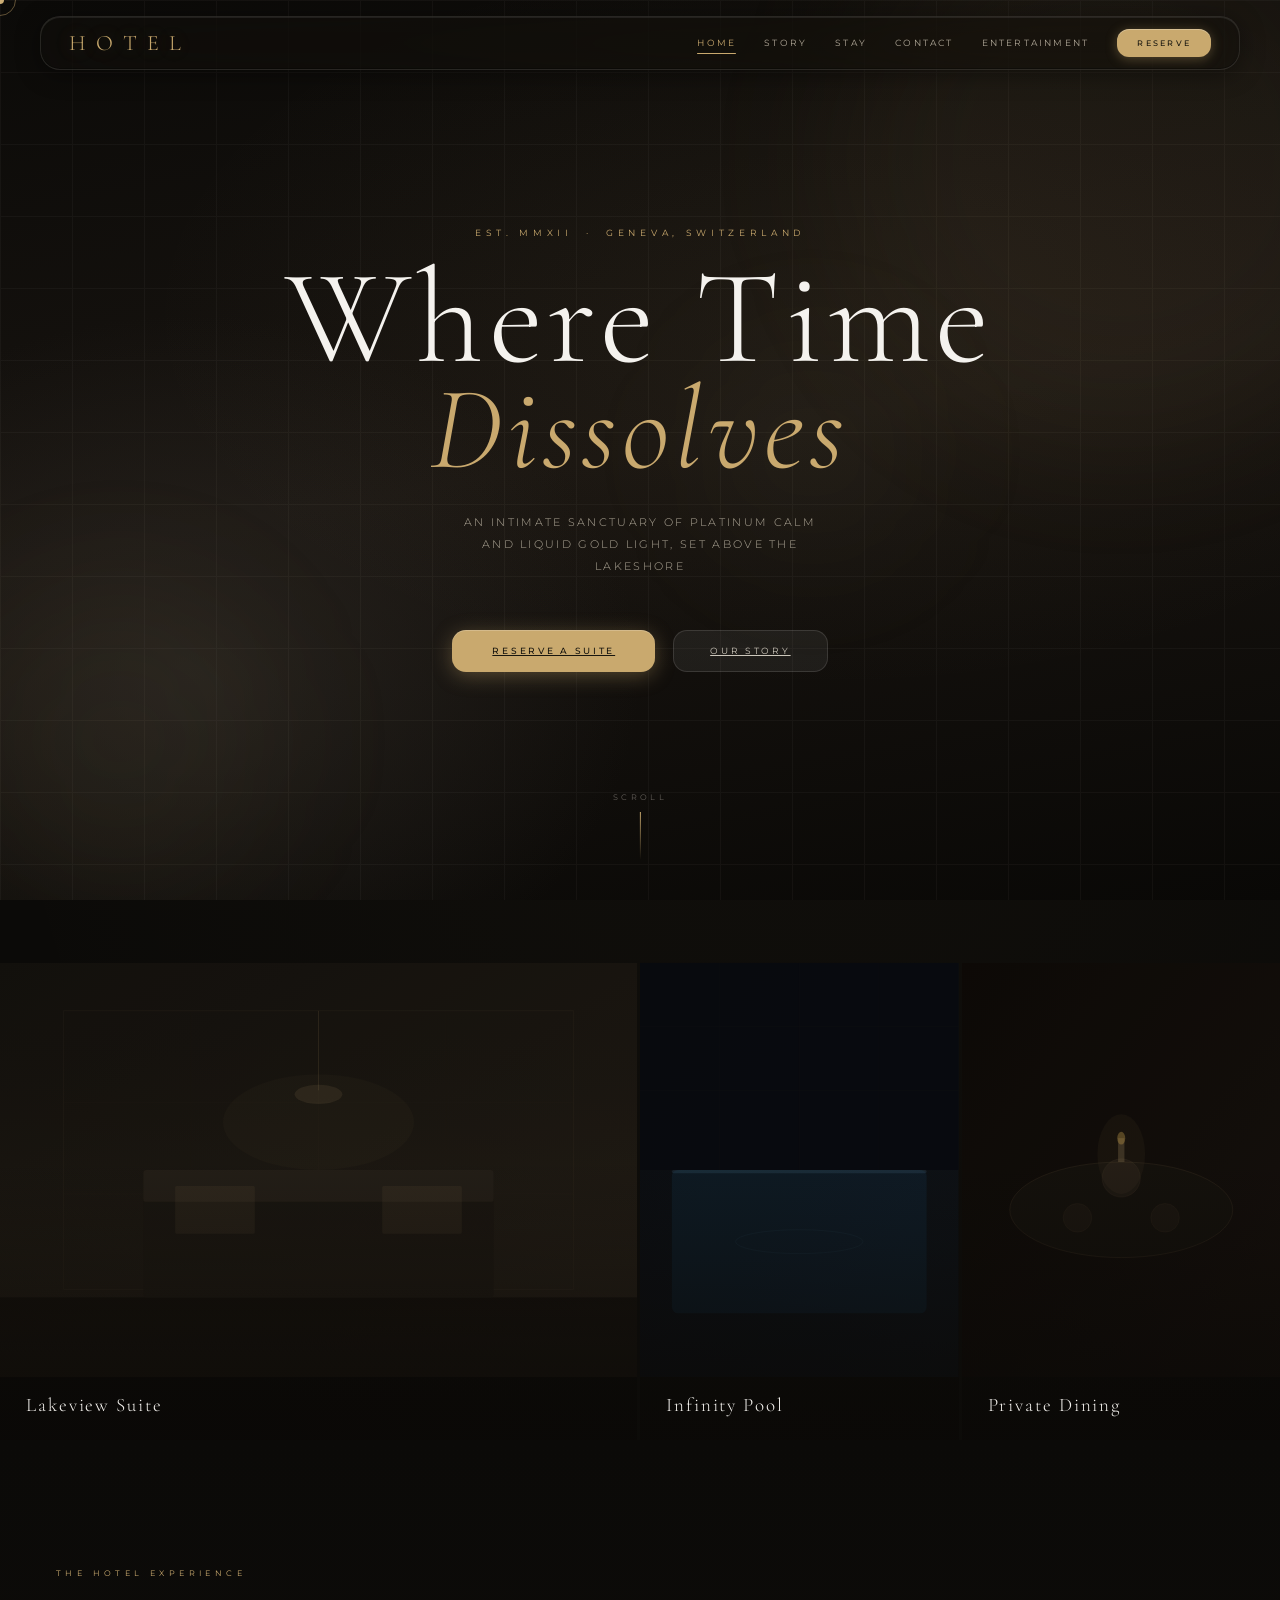
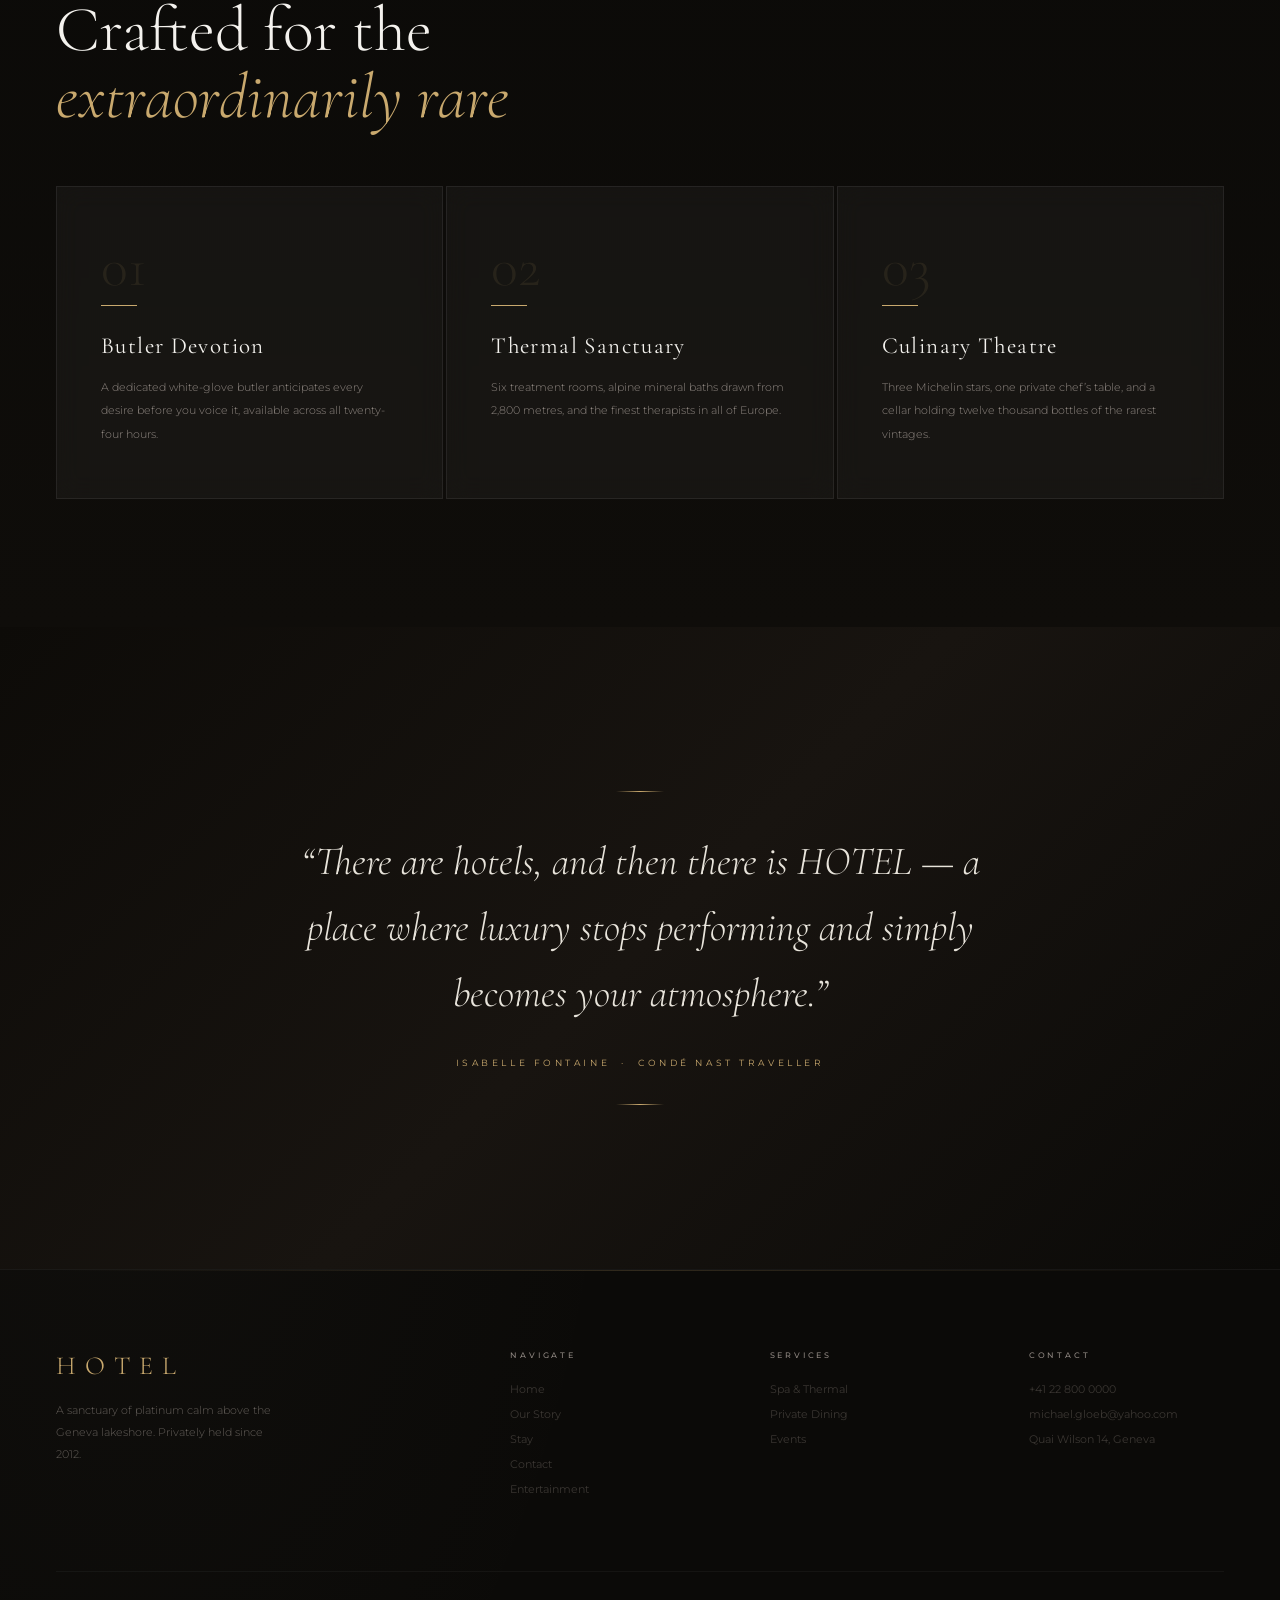
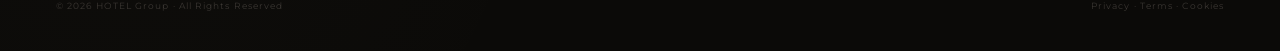
<file: index.html>
<!DOCTYPE html>
<html lang="en">
<head>
  <meta charset="UTF-8">
  <meta name="viewport" content="width=device-width, initial-scale=1.0">
  <title>HOTEL &mdash; Geneva</title>
  <link rel="preconnect" href="https://fonts.googleapis.com">
  <link rel="stylesheet" href="https://fonts.googleapis.com/css2?family=Cormorant+Garamond:ital,wght@0,300;0,400;1,300;1,400&family=Montserrat:wght@200;300;400;500&display=swap">
  <link rel="stylesheet" href="css/global.css">
  <link rel="stylesheet" href="css/home.css">
</head>
<body>
<div id="cur"></div>
<div id="cur-r"></div>
<nav>
  <a class="n-logo" href="index.html">HOTEL</a>
  <div class="n-links">
    <a class="n-link active" href="index.html">Home</a>
    <a class="n-link" href="about.html">Story</a>
    <a class="n-link" href="stay.html">Stay</a>
    <a class="n-link" href="contact.html">Contact</a>
    <a class="n-link" href="entertainment.html">Entertainment</a>
    <a class="n-btn" href="stay.html">Reserve</a>
  </div>
</nav>

<section id="hero">
  <div class="h-bg"></div>
  <div class="h-grid"></div>
  <div class="orb o1"></div>
  <div class="orb o2"></div>
  <div class="orb o3"></div>
  <div class="h-con">
    <div class="h-eye">Est. MMXII &nbsp;&middot;&nbsp; Geneva, Switzerland</div>
    <h1 class="h-title">Where Time<br><em>Dissolves</em></h1>
    <p class="h-sub">An intimate sanctuary of platinum calm and liquid gold light, set above the lakeshore</p>
    <div class="h-ctas">
      <a class="btn-p" href="stay.html">Reserve a Suite</a>
      <a class="btn-g" href="about.html">Our Story</a>
    </div>
  </div>
  <div class="scroll-ind">
    <span class="s-txt">Scroll</span>
    <div class="s-line"></div>
  </div>
</section>

<div class="gallery">
  <div class="g-item">
    <svg class="g-svg" viewBox="0 0 800 520" xmlns="http://www.w3.org/2000/svg">
      <defs>
        <linearGradient id="ga" x1="0" y1="0" x2="1" y2="1"><stop offset="0" stop-color="#1a1610"/><stop offset="1" stop-color="#2a2218"/></linearGradient>
        <linearGradient id="gb" x1="0" y1="1" x2="0" y2="0"><stop offset="0" stop-color="rgba(201,169,110,0.12)"/><stop offset="1" stop-color="transparent"/></linearGradient>
      </defs>
      <rect width="800" height="520" fill="url(#ga)"/>
      <rect x="80" y="60" width="640" height="350" fill="none" stroke="rgba(201,169,110,0.08)" stroke-width="1"/>
      <line x1="80" y1="175" x2="720" y2="175" stroke="rgba(201,169,110,0.05)" stroke-width=".5"/>
      <line x1="80" y1="290" x2="720" y2="290" stroke="rgba(201,169,110,0.05)" stroke-width=".5"/>
      <line x1="240" y1="60" x2="240" y2="410" stroke="rgba(201,169,110,0.05)" stroke-width=".5"/>
      <line x1="400" y1="60" x2="400" y2="410" stroke="rgba(201,169,110,0.05)" stroke-width=".5"/>
      <line x1="560" y1="60" x2="560" y2="410" stroke="rgba(201,169,110,0.05)" stroke-width=".5"/>
      <rect x="0" y="420" width="800" height="100" fill="rgba(10,8,6,0.8)"/>
      <rect x="180" y="260" width="440" height="160" rx="4" fill="rgba(30,25,18,0.9)"/>
      <rect x="180" y="260" width="440" height="40" rx="4" fill="rgba(50,42,30,0.8)"/>
      <rect x="220" y="280" width="100" height="60" rx="2" fill="rgba(201,169,110,0.1)"/>
      <rect x="480" y="280" width="100" height="60" rx="2" fill="rgba(201,169,110,0.1)"/>
      <ellipse cx="400" cy="200" rx="120" ry="60" fill="rgba(201,169,110,0.04)"/>
      <line x1="400" y1="60" x2="400" y2="160" stroke="rgba(201,169,110,0.2)" stroke-width="1"/>
      <ellipse cx="400" cy="165" rx="30" ry="12" fill="rgba(201,169,110,0.15)"/>
      <rect width="800" height="520" fill="url(#gb)"/>
    </svg>
    <div class="g-ov"></div><div class="g-lbl">Lakeview Suite</div>
  </div>
  <div class="g-item">
    <svg class="g-svg" viewBox="0 0 400 520" xmlns="http://www.w3.org/2000/svg">
      <defs><linearGradient id="gc" x1="0" y1="0" x2="1" y2="1"><stop offset="0" stop-color="#0e1218"/><stop offset="1" stop-color="#141a20"/></linearGradient></defs>
      <rect width="400" height="520" fill="url(#gc)"/>
      <rect x="40" y="260" width="320" height="180" rx="8" fill="rgba(20,80,120,0.25)"/>
      <rect x="40" y="260" width="320" height="4" rx="2" fill="rgba(120,200,255,0.15)"/>
      <ellipse cx="200" cy="350" rx="80" ry="15" fill="none" stroke="rgba(120,200,255,0.08)" stroke-width="1"/>
      <rect x="0" y="0" width="400" height="260" fill="rgba(10,14,20,0.9)"/>
      <line x1="0" y1="80" x2="400" y2="80" stroke="rgba(201,169,110,0.05)" stroke-width=".5"/>
      <line x1="0" y1="160" x2="400" y2="160" stroke="rgba(201,169,110,0.05)" stroke-width=".5"/>
      <line x1="100" y1="0" x2="100" y2="260" stroke="rgba(201,169,110,0.05)" stroke-width=".5"/>
      <line x1="200" y1="0" x2="200" y2="260" stroke="rgba(201,169,110,0.05)" stroke-width=".5"/>
      <line x1="300" y1="0" x2="300" y2="260" stroke="rgba(201,169,110,0.05)" stroke-width=".5"/>
    </svg>
    <div class="g-ov"></div><div class="g-lbl">Infinity Pool</div>
  </div>
  <div class="g-item">
    <svg class="g-svg" viewBox="0 0 400 520" xmlns="http://www.w3.org/2000/svg">
      <defs><linearGradient id="gd" x1="0" y1="0" x2="1" y2="1"><stop offset="0" stop-color="#120d08"/><stop offset="1" stop-color="#1e1610"/></linearGradient></defs>
      <rect width="400" height="520" fill="url(#gd)"/>
      <ellipse cx="200" cy="310" rx="140" ry="60" fill="rgba(30,24,16,0.95)" stroke="rgba(201,169,110,0.15)" stroke-width="1"/>
      <circle cx="200" cy="270" r="24" fill="rgba(201,169,110,0.08)" stroke="rgba(201,169,110,0.2)" stroke-width=".5"/>
      <circle cx="145" cy="320" r="18" fill="rgba(201,169,110,0.06)" stroke="rgba(201,169,110,0.15)" stroke-width=".5"/>
      <circle cx="255" cy="320" r="18" fill="rgba(201,169,110,0.06)" stroke="rgba(201,169,110,0.15)" stroke-width=".5"/>
      <ellipse cx="200" cy="240" rx="30" ry="50" fill="rgba(201,169,110,0.06)"/>
      <rect x="196" y="220" width="8" height="30" fill="rgba(201,169,110,0.3)"/>
      <ellipse cx="200" cy="220" rx="5" ry="8" fill="rgba(255,200,80,0.4)"/>
    </svg>
    <div class="g-ov"></div><div class="g-lbl">Private Dining</div>
  </div>
</div>

<section class="features">
  <div class="rv">
    <div class="s-label">The HOTEL Experience</div>
    <h2 class="s-title">Crafted for the<br><em>extraordinarily rare</em></h2>
  </div>
  <div class="f-grid rv">
    <div class="f-card"><div class="f-num">01</div><div class="f-icon"></div><div class="f-name">Butler Devotion</div><div class="f-desc">A dedicated white-glove butler anticipates every desire before you voice it, available across all twenty-four hours.</div></div>
    <div class="f-card"><div class="f-num">02</div><div class="f-icon"></div><div class="f-name">Thermal Sanctuary</div><div class="f-desc">Six treatment rooms, alpine mineral baths drawn from 2,800 metres, and the finest therapists in all of Europe.</div></div>
    <div class="f-card"><div class="f-num">03</div><div class="f-icon"></div><div class="f-name">Culinary Theatre</div><div class="f-desc">Three Michelin stars, one private chef&rsquo;s table, and a cellar holding twelve thousand bottles of the rarest vintages.</div></div>
  </div>
</section>

<section class="testimonial rv">
  <div class="deco-l"></div>
  <blockquote class="t-quote">&ldquo;There are hotels, and then there is HOTEL &mdash; a place where luxury stops performing and simply becomes your atmosphere.&rdquo;</blockquote>
  <div class="t-auth">Isabelle Fontaine &nbsp;&middot;&nbsp; Cond&eacute; Nast Traveller</div>
  <div class="deco-l"></div>
</section>
<footer>
  <div class="ft-grid">
    <div>
      <div class="ft-logo">HOTEL</div>
      <p class="ft-tag">A sanctuary of platinum calm above the Geneva lakeshore. Privately held since 2012.</p>
    </div>
    <div>
      <div class="ft-ht">Navigate</div>
      <a class="ft-lk" href="index.html">Home</a>
      <a class="ft-lk" href="about.html">Our Story</a>
      <a class="ft-lk" href="stay.html">Stay</a>
      <a class="ft-lk" href="contact.html">Contact</a>
      <a class="ft-lk" href="entertainment.html">Entertainment</a>
    </div>
    <div>
      <div class="ft-ht">Services</div>
      <a class="ft-lk" href="#">Spa &amp; Thermal</a>
      <a class="ft-lk" href="#">Private Dining</a>
      <a class="ft-lk" href="#">Events</a>
    </div>
    <div>
      <div class="ft-ht">Contact</div>
      <a class="ft-lk" href="tel:+41228000000">+41 22 800 0000</a>
      <a class="ft-lk" href="mailto:&#109;&#105;&#99;&#104;&#97;&#101;&#108;&#46;&#103;&#108;&#111;&#101;&#98;&#64;&#121;&#97;&#104;&#111;&#111;&#46;&#99;&#111;&#109;">&#109;&#105;&#99;&#104;&#97;&#101;&#108;&#46;&#103;&#108;&#111;&#101;&#98;&#64;&#121;&#97;&#104;&#111;&#111;&#46;&#99;&#111;&#109;</a>
      <a class="ft-lk" href="#">Quai Wilson 14, Geneva</a>
    </div>
  </div>
  <div class="ft-bot">
    <div class="ft-cp">&copy; 2026 HOTEL Group &middot; All Rights Reserved</div>
    <div class="ft-cp">Privacy &middot; Terms &middot; Cookies</div>
  </div>
</footer>
<script src="js/global.js"></script>
</body>
</html>
</file>
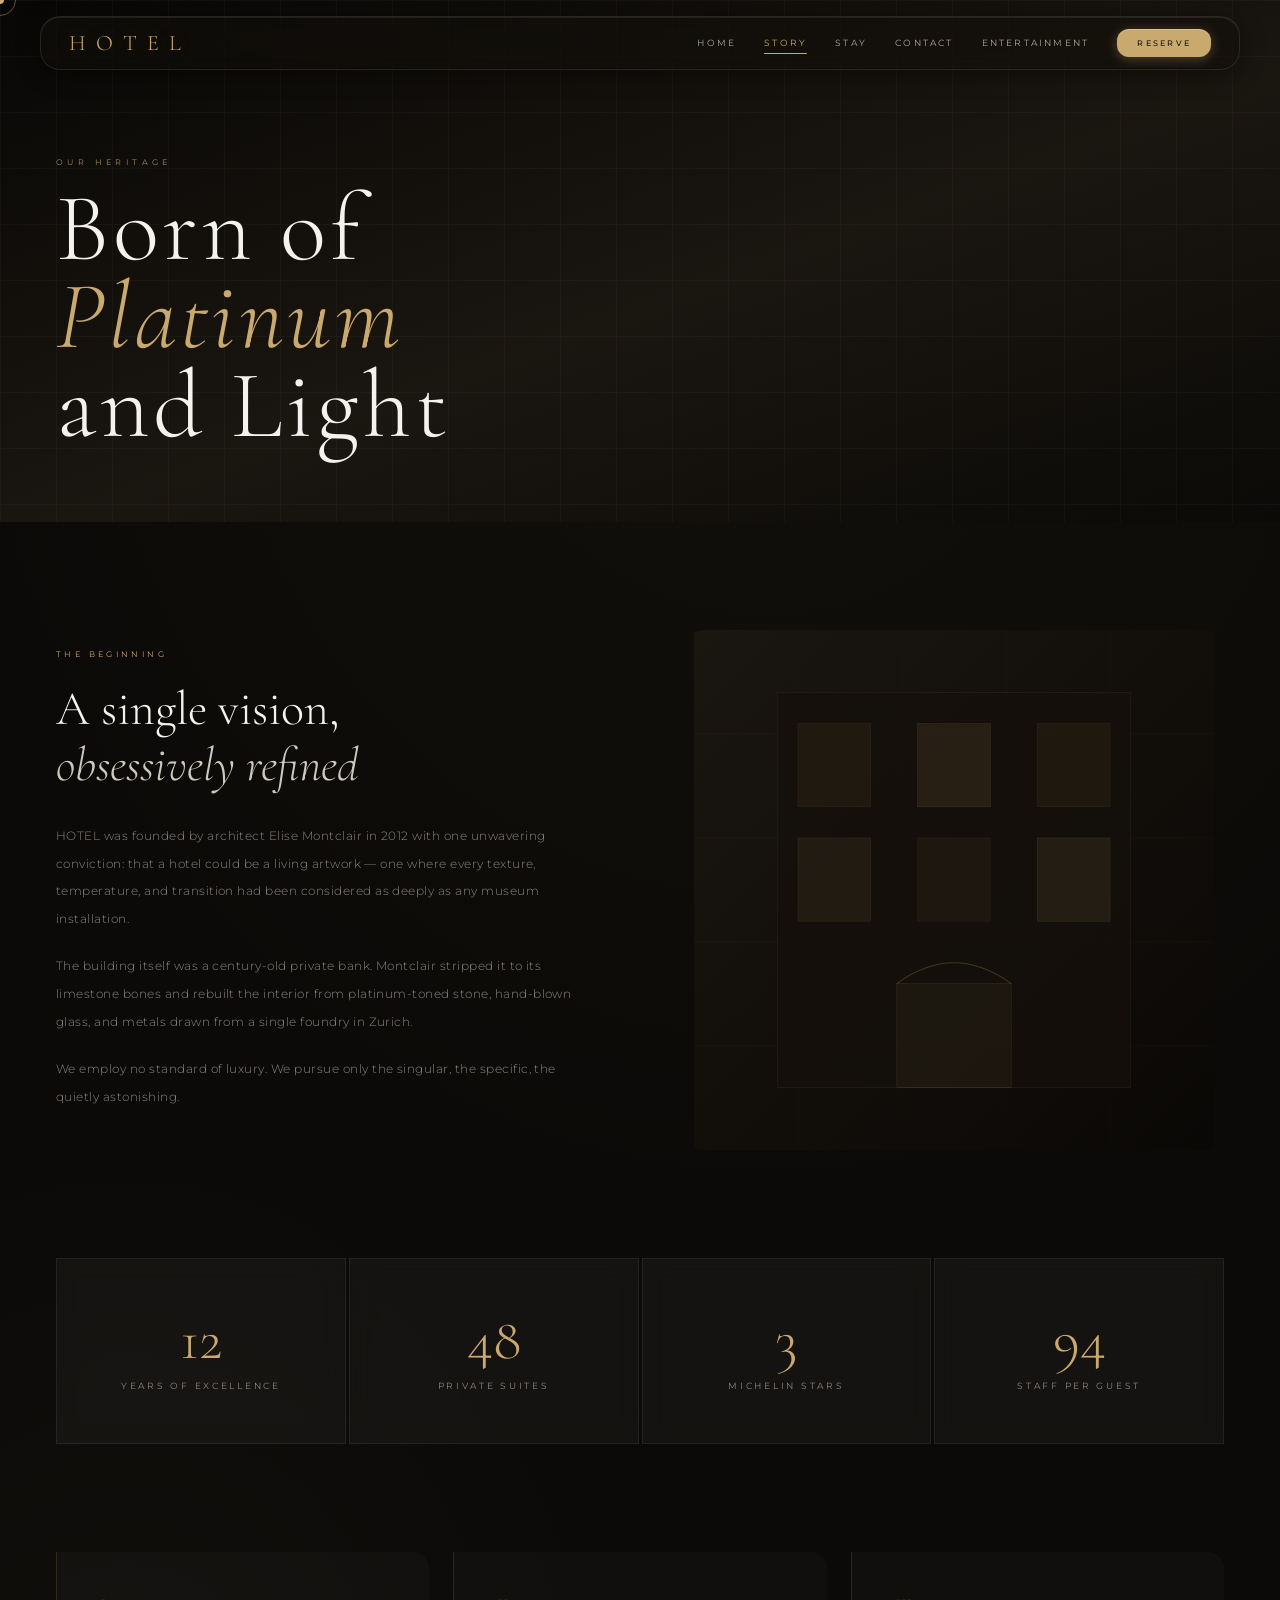
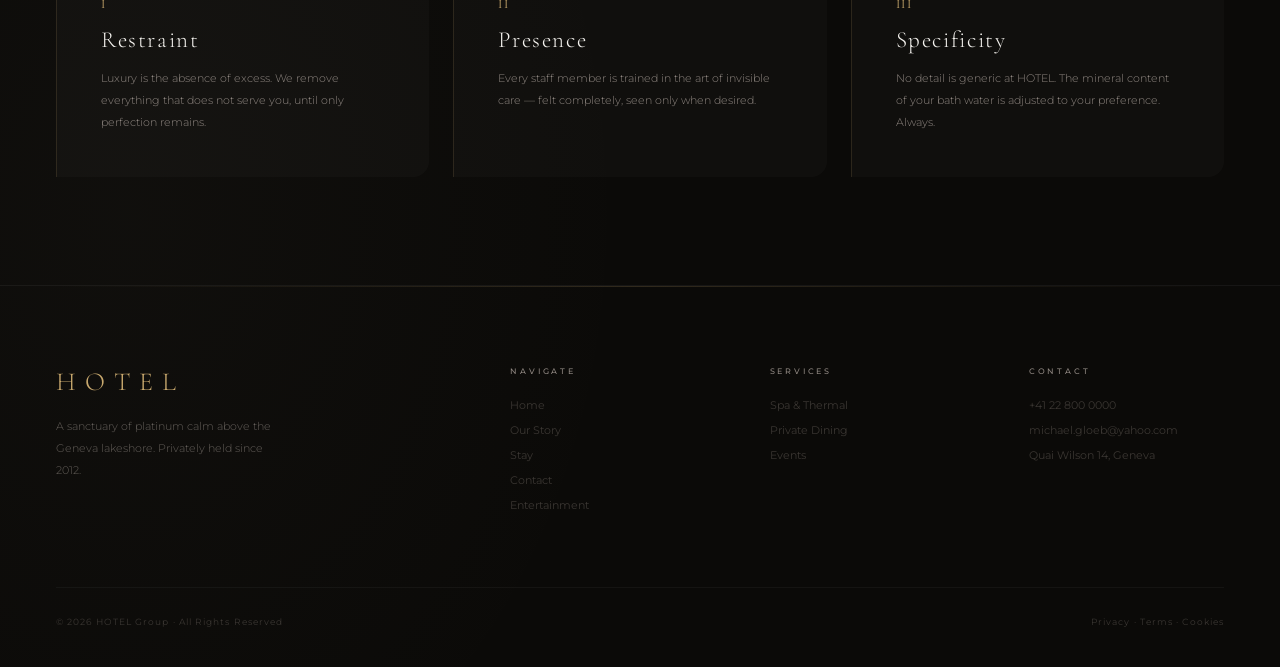
<file: about.html>
<!DOCTYPE html>
<html lang="en">
<head>
  <meta charset="UTF-8">
  <meta name="viewport" content="width=device-width, initial-scale=1.0">
  <title>HOTEL &mdash; Our Story</title>
  <link rel="preconnect" href="https://fonts.googleapis.com">
  <link rel="stylesheet" href="https://fonts.googleapis.com/css2?family=Cormorant+Garamond:ital,wght@0,300;0,400;1,300;1,400&family=Montserrat:wght@200;300;400;500&display=swap">
  <link rel="stylesheet" href="css/global.css">
  <link rel="stylesheet" href="css/about.css">
</head>
<body>
<div id="cur"></div>
<div id="cur-r"></div>
<nav>
  <a class="n-logo" href="index.html">HOTEL</a>
  <div class="n-links">
    <a class="n-link" href="index.html">Home</a>
    <a class="n-link active" href="about.html">Story</a>
    <a class="n-link" href="stay.html">Stay</a>
    <a class="n-link" href="contact.html">Contact</a>
    <a class="n-link" href="entertainment.html">Entertainment</a>
    <a class="n-btn" href="stay.html">Reserve</a>
  </div>
</nav>

<div class="pg-hero">
  <div class="pg-bg"></div>
  <div class="pg-grid"></div>
  <div class="pg-con">
    <div class="pg-eye">Our Heritage</div>
    <h1 class="pg-title">Born of<br><em>Platinum</em><br>and Light</h1>
  </div>
</div>

<div class="ab-sec">
  <div class="rv">
    <div class="ab-label">The Beginning</div>
    <h2 class="ab-h">A single vision,<br><em>obsessively refined</em></h2>
    <div class="ab-body">
      <p>HOTEL was founded by architect Elise Montclair in 2012 with one unwavering conviction: that a hotel could be a living artwork &mdash; one where every texture, temperature, and transition had been considered as deeply as any museum installation.</p>
      <p>The building itself was a century-old private bank. Montclair stripped it to its limestone bones and rebuilt the interior from platinum-toned stone, hand-blown glass, and metals drawn from a single foundry in Zurich.</p>
      <p>We employ no standard of luxury. We pursue only the singular, the specific, the quietly astonishing.</p>
    </div>
  </div>
  <div class="ab-vis rv">
    <svg style="width:100%;height:100%" viewBox="0 0 500 500" xmlns="http://www.w3.org/2000/svg">
      <defs><linearGradient id="abg" x1="0" y1="0" x2="1" y2="1"><stop offset="0" stop-color="#1a1610"/><stop offset="1" stop-color="#0a0806"/></linearGradient></defs>
      <rect width="500" height="500" fill="url(#abg)"/>
      <line x1="0" y1="100" x2="500" y2="100" stroke="rgba(201,169,110,0.06)" stroke-width=".5"/>
      <line x1="0" y1="200" x2="500" y2="200" stroke="rgba(201,169,110,0.06)" stroke-width=".5"/>
      <line x1="0" y1="300" x2="500" y2="300" stroke="rgba(201,169,110,0.06)" stroke-width=".5"/>
      <line x1="0" y1="400" x2="500" y2="400" stroke="rgba(201,169,110,0.06)" stroke-width=".5"/>
      <line x1="100" y1="0" x2="100" y2="500" stroke="rgba(201,169,110,0.06)" stroke-width=".5"/>
      <line x1="200" y1="0" x2="200" y2="500" stroke="rgba(201,169,110,0.06)" stroke-width=".5"/>
      <line x1="300" y1="0" x2="300" y2="500" stroke="rgba(201,169,110,0.06)" stroke-width=".5"/>
      <line x1="400" y1="0" x2="400" y2="500" stroke="rgba(201,169,110,0.06)" stroke-width=".5"/>
      <rect x="80" y="60" width="340" height="380" fill="rgba(20,16,10,0.8)" stroke="rgba(201,169,110,0.15)" stroke-width=".5"/>
      <rect x="100" y="90"  width="70" height="80" fill="rgba(201,169,110,0.06)" stroke="rgba(201,169,110,0.12)" stroke-width=".5"/>
      <rect x="215" y="90"  width="70" height="80" fill="rgba(201,169,110,0.1)"  stroke="rgba(201,169,110,0.2)"  stroke-width=".5"/>
      <rect x="330" y="90"  width="70" height="80" fill="rgba(201,169,110,0.06)" stroke="rgba(201,169,110,0.12)" stroke-width=".5"/>
      <rect x="100" y="200" width="70" height="80" fill="rgba(201,169,110,0.08)" stroke="rgba(201,169,110,0.15)" stroke-width=".5"/>
      <rect x="215" y="200" width="70" height="80" fill="rgba(201,169,110,0.05)" stroke="rgba(201,169,110,0.1)"  stroke-width=".5"/>
      <rect x="330" y="200" width="70" height="80" fill="rgba(201,169,110,0.09)" stroke="rgba(201,169,110,0.18)" stroke-width=".5"/>
      <rect x="195" y="340" width="110" height="100" fill="rgba(201,169,110,0.05)" stroke="rgba(201,169,110,0.2)" stroke-width=".5"/>
      <path d="M195 340 Q250 300 305 340" fill="none" stroke="rgba(201,169,110,0.25)" stroke-width="1"/>
    </svg>
  </div>
</div>

<div class="ab-stats rv">
  <div class="stat"><div class="stat-n">12</div><div class="stat-l">Years of Excellence</div></div>
  <div class="stat"><div class="stat-n">48</div><div class="stat-l">Private Suites</div></div>
  <div class="stat"><div class="stat-n">3</div><div class="stat-l">Michelin Stars</div></div>
  <div class="stat"><div class="stat-n">94</div><div class="stat-l">Staff Per Guest</div></div>
</div>

<div class="vals rv">
  <div class="val"><div class="val-n">I</div><div class="val-nm">Restraint</div><div class="val-d">Luxury is the absence of excess. We remove everything that does not serve you, until only perfection remains.</div></div>
  <div class="val"><div class="val-n">II</div><div class="val-nm">Presence</div><div class="val-d">Every staff member is trained in the art of invisible care &mdash; felt completely, seen only when desired.</div></div>
  <div class="val"><div class="val-n">III</div><div class="val-nm">Specificity</div><div class="val-d">No detail is generic at HOTEL. The mineral content of your bath water is adjusted to your preference. Always.</div></div>
</div>
<footer>
  <div class="ft-grid">
    <div>
      <div class="ft-logo">HOTEL</div>
      <p class="ft-tag">A sanctuary of platinum calm above the Geneva lakeshore. Privately held since 2012.</p>
    </div>
    <div>
      <div class="ft-ht">Navigate</div>
      <a class="ft-lk" href="index.html">Home</a>
      <a class="ft-lk" href="about.html">Our Story</a>
      <a class="ft-lk" href="stay.html">Stay</a>
      <a class="ft-lk" href="contact.html">Contact</a>
      <a class="ft-lk" href="entertainment.html">Entertainment</a>
    </div>
    <div>
      <div class="ft-ht">Services</div>
      <a class="ft-lk" href="#">Spa &amp; Thermal</a>
      <a class="ft-lk" href="#">Private Dining</a>
      <a class="ft-lk" href="#">Events</a>
    </div>
    <div>
      <div class="ft-ht">Contact</div>
      <a class="ft-lk" href="tel:+41228000000">+41 22 800 0000</a>
      <a class="ft-lk" href="mailto:&#109;&#105;&#99;&#104;&#97;&#101;&#108;&#46;&#103;&#108;&#111;&#101;&#98;&#64;&#121;&#97;&#104;&#111;&#111;&#46;&#99;&#111;&#109;">&#109;&#105;&#99;&#104;&#97;&#101;&#108;&#46;&#103;&#108;&#111;&#101;&#98;&#64;&#121;&#97;&#104;&#111;&#111;&#46;&#99;&#111;&#109;</a>
      <a class="ft-lk" href="#">Quai Wilson 14, Geneva</a>
    </div>
  </div>
  <div class="ft-bot">
    <div class="ft-cp">&copy; 2026 HOTEL Group &middot; All Rights Reserved</div>
    <div class="ft-cp">Privacy &middot; Terms &middot; Cookies</div>
  </div>
</footer>
<script src="js/global.js"></script>
</body>
</html>
</file>
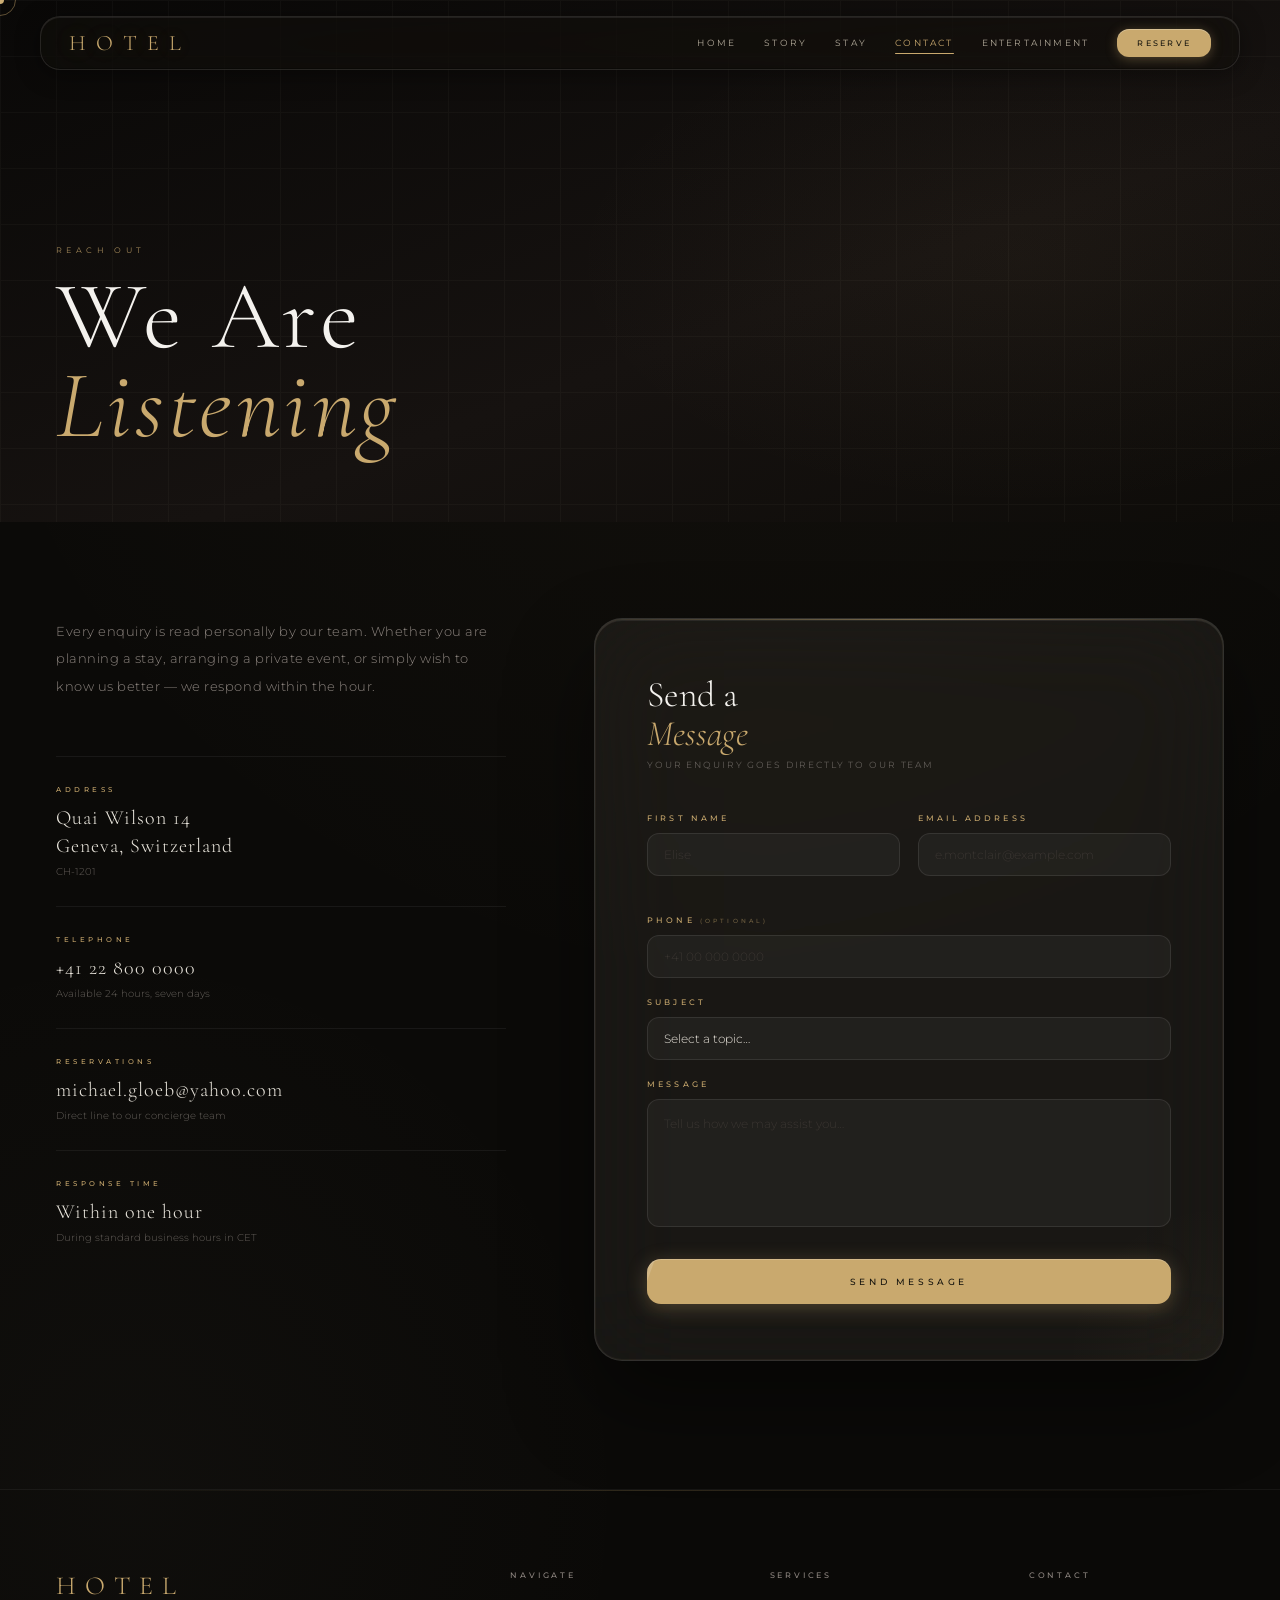
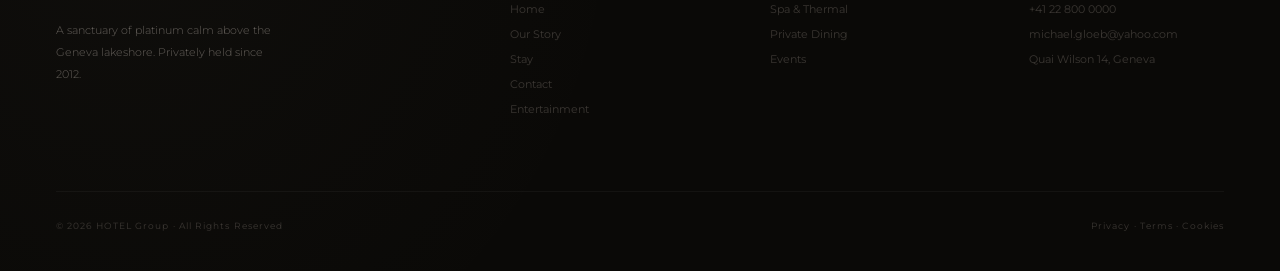
<file: contact.html>
<!DOCTYPE html>
<html lang="en">
<head>
  <meta charset="UTF-8">
  <meta name="viewport" content="width=device-width, initial-scale=1.0">
  <title>HOTEL &mdash; Contact</title>
  <link rel="preconnect" href="https://fonts.googleapis.com">
  <link rel="stylesheet" href="https://fonts.googleapis.com/css2?family=Cormorant+Garamond:ital,wght@0,300;0,400;1,300;1,400&family=Montserrat:wght@200;300;400;500&display=swap">
  <link rel="stylesheet" href="css/global.css">
  <link rel="stylesheet" href="css/contact.css">
</head>
<body>
<div id="cur"></div>
<div id="cur-r"></div>
<nav>
  <a class="n-logo" href="index.html">HOTEL</a>
  <div class="n-links">
    <a class="n-link" href="index.html">Home</a>
    <a class="n-link" href="about.html">Story</a>
    <a class="n-link" href="stay.html">Stay</a>
    <a class="n-link active" href="contact.html">Contact</a>
    <a class="n-link" href="entertainment.html">Entertainment</a>
    <a class="n-btn" href="stay.html">Reserve</a>
  </div>
</nav>

<div class="pg-hero" style="background:linear-gradient(160deg,#090807 0%,#161210 60%,#0e0c09 100%)">
  <div class="pg-grid"></div>
  <div style="position:absolute;inset:0;background:radial-gradient(ellipse 60% 80% at 80% 50%,rgba(201,169,110,0.04) 0%,transparent 60%)"></div>
  <div class="pg-con">
    <div class="pg-eye">Reach Out</div>
    <h1 class="pg-title">We Are<br><em>Listening</em></h1>
  </div>
</div>

<div class="contact-wrap">
  <div class="contact-info rv">
    <p class="contact-intro">Every enquiry is read personally by our team. Whether you are planning a stay, arranging a private event, or simply wish to know us better &mdash; we respond within the hour.</p>
    <div class="contact-blocks">
      <div class="contact-block"><div class="cb-label">Address</div><div class="cb-value">Quai Wilson 14<br>Geneva, Switzerland</div><div class="cb-sub">CH-1201</div></div>
      <div class="contact-block"><div class="cb-label">Telephone</div><div class="cb-value">+41 22 800 0000</div><div class="cb-sub">Available 24 hours, seven days</div></div>
      <div class="contact-block"><div class="cb-label">Reservations</div><div class="cb-value">michael.gloeb@yahoo.com</div><div class="cb-sub">Direct line to our concierge team</div></div>
      <div class="contact-block"><div class="cb-label">Response Time</div><div class="cb-value">Within one hour</div><div class="cb-sub">During standard business hours in CET</div></div>
    </div>
  </div>
  <div class="contact-form-wrap rv">
    <div class="form-glass">
      <div class="form-heading">Send a<br><em>Message</em></div>
      <div class="form-sub">Your enquiry goes directly to our team</div>
      <div class="form-success" id="formSuccess">
        <div class="success-icon">&#10022;</div>
        <div class="success-title">Message <em>Sent</em></div>
        <div class="success-body">Thank you for reaching out. A member of our team will respond within the hour.</div>
        <button class="send-again" id="sendAgain">Send Another Message</button>
      </div>
      <form id="contactForm" novalidate>
        <div id="formFields">
          <div class="field-row">
            <div class="field"><label class="f-label" for="fname">First Name</label><input id="fname" name="name" type="text" class="f-inp" placeholder="Elise" required autocomplete="given-name"><div class="f-error"></div></div>
            <div class="field"><label class="f-label" for="femail">Email Address</label><input id="femail" name="email" type="email" class="f-inp" placeholder="e.montclair@example.com" required autocomplete="email"><div class="f-error"></div></div>
          </div>
          <div class="field"><label class="f-label" for="fphone">Phone <span style="opacity:.5;font-size:.8em">(optional)</span></label><input id="fphone" name="phone" type="tel" class="f-inp" placeholder="+41 00 000 0000"><div class="f-error"></div></div>
          <div class="field"><label class="f-label" for="fsubject">Subject</label>
            <select id="fsubject" name="subject" class="f-sel" required>
              <option value="" disabled selected>Select a topic&hellip;</option>
              <option>Room Reservation Enquiry</option>
              <option>Private Event or Celebration</option>
              <option>Spa &amp; Wellness Booking</option>
              <option>Private Dining Reservation</option>
              <option>General Enquiry</option>
              <option>Press &amp; Media</option>
              <option>Other</option>
            </select><div class="f-error"></div>
          </div>
          <div class="field"><label class="f-label" for="fmessage">Message</label><textarea id="fmessage" name="message" class="f-ta" placeholder="Tell us how we may assist you&hellip;" required></textarea><div class="f-error"></div></div>
          <input type="hidden" name="_replyto" id="replyField">
          <input type="hidden" name="_subject" value="New enquiry from HOTEL website">
          <input type="text" name="_gotcha" style="display:none">
          <button type="submit" class="send-btn" id="sendBtn">Send Message</button>
        </div>
      </form>
    </div>
  </div>
</div>
<footer>
  <div class="ft-grid">
    <div>
      <div class="ft-logo">HOTEL</div>
      <p class="ft-tag">A sanctuary of platinum calm above the Geneva lakeshore. Privately held since 2012.</p>
    </div>
    <div>
      <div class="ft-ht">Navigate</div>
      <a class="ft-lk" href="index.html">Home</a>
      <a class="ft-lk" href="about.html">Our Story</a>
      <a class="ft-lk" href="stay.html">Stay</a>
      <a class="ft-lk" href="contact.html">Contact</a>
      <a class="ft-lk" href="entertainment.html">Entertainment</a>
    </div>
    <div>
      <div class="ft-ht">Services</div>
      <a class="ft-lk" href="#">Spa &amp; Thermal</a>
      <a class="ft-lk" href="#">Private Dining</a>
      <a class="ft-lk" href="#">Events</a>
    </div>
    <div>
      <div class="ft-ht">Contact</div>
      <a class="ft-lk" href="tel:+41228000000">+41 22 800 0000</a>
      <a class="ft-lk" href="mailto:&#109;&#105;&#99;&#104;&#97;&#101;&#108;&#46;&#103;&#108;&#111;&#101;&#98;&#64;&#121;&#97;&#104;&#111;&#111;&#46;&#99;&#111;&#109;">&#109;&#105;&#99;&#104;&#97;&#101;&#108;&#46;&#103;&#108;&#111;&#101;&#98;&#64;&#121;&#97;&#104;&#111;&#111;&#46;&#99;&#111;&#109;</a>
      <a class="ft-lk" href="#">Quai Wilson 14, Geneva</a>
    </div>
  </div>
  <div class="ft-bot">
    <div class="ft-cp">&copy; 2026 HOTEL Group &middot; All Rights Reserved</div>
    <div class="ft-cp">Privacy &middot; Terms &middot; Cookies</div>
  </div>
</footer>
<script>
  document.getElementById('femail')?.addEventListener('input', function() {
    document.getElementById('replyField').value = this.value;
  });
</script>
<script src="js/global.js"></script>
<script src="js/contact.js"></script>
</body>
</html>
</file>
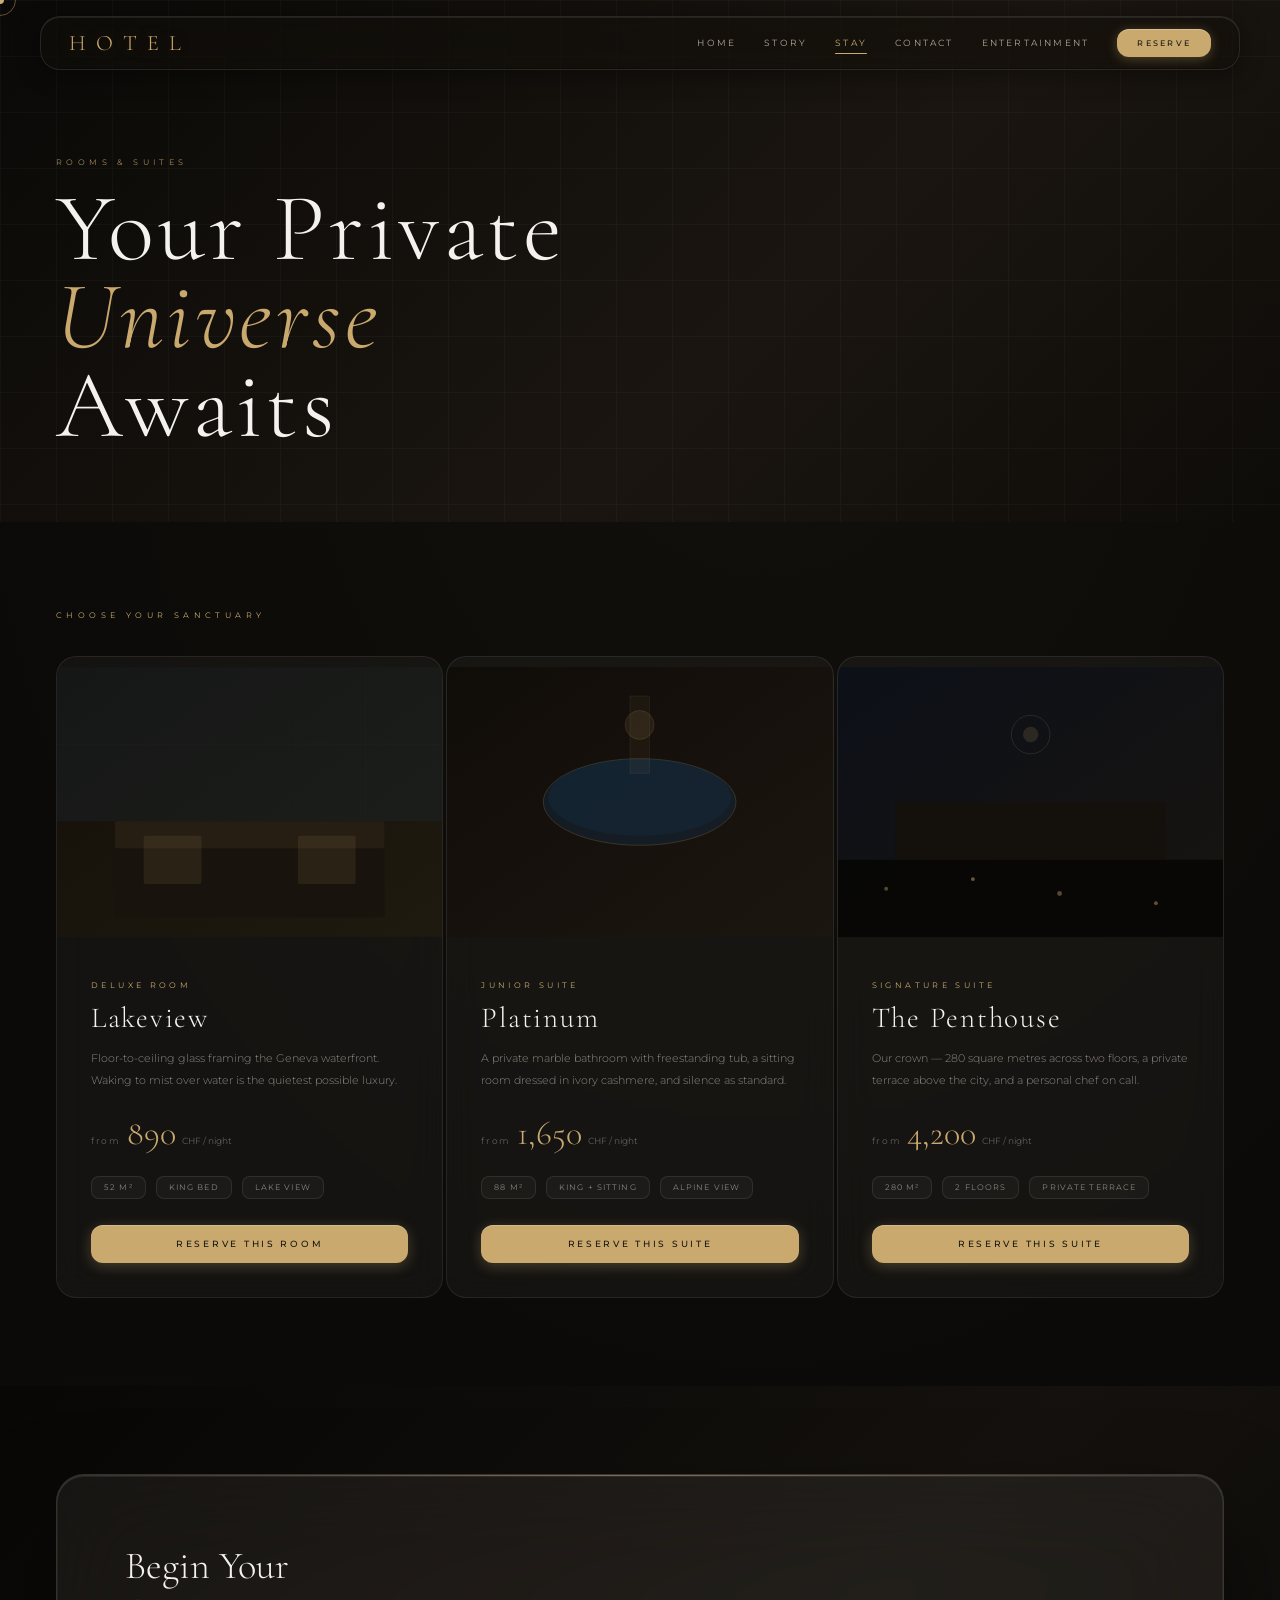
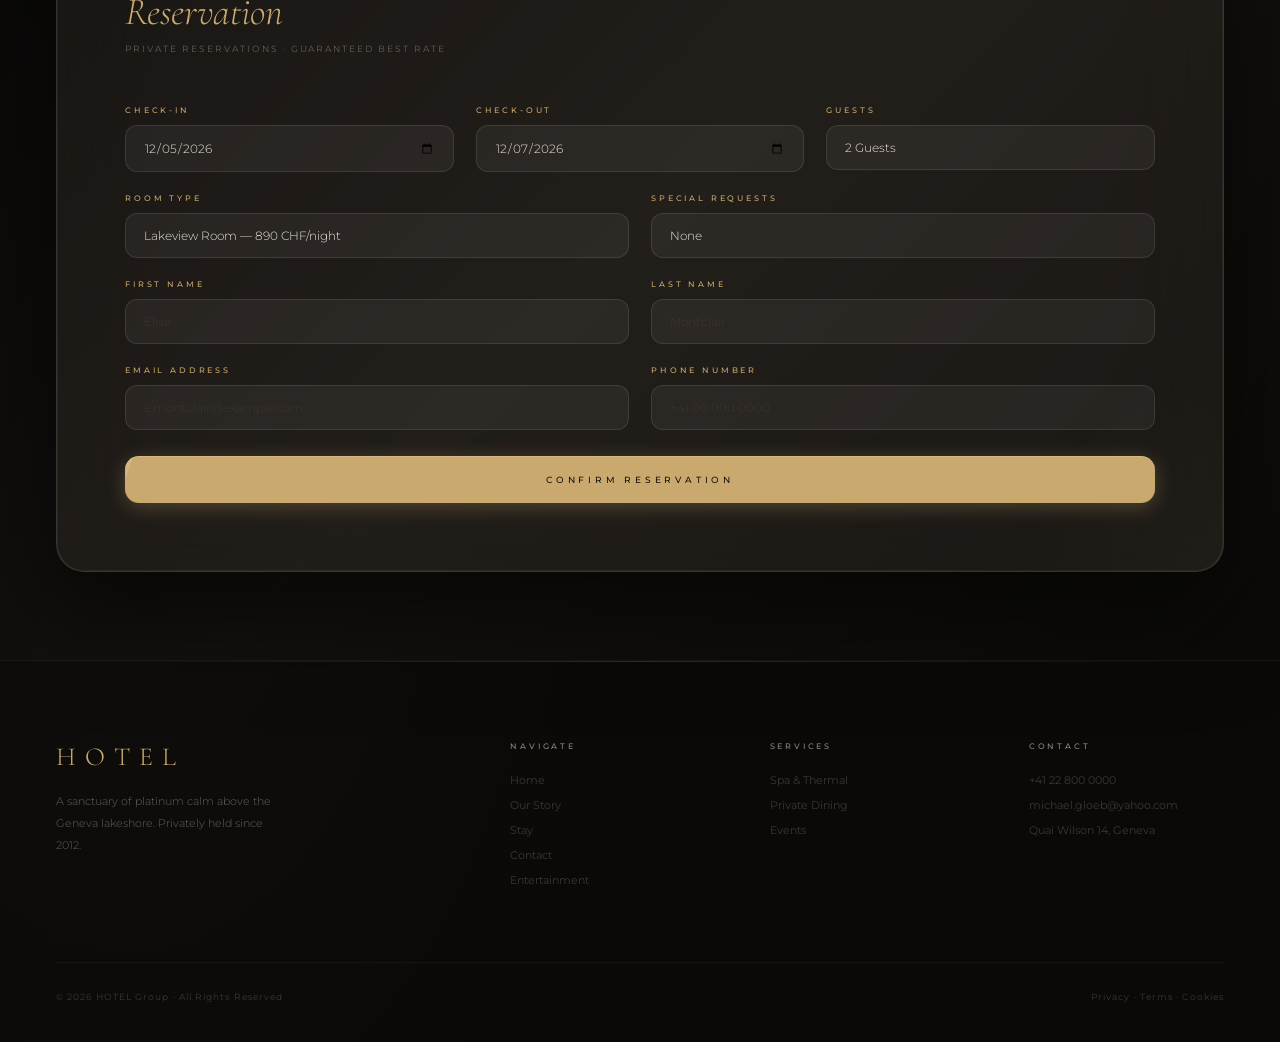
<file: stay.html>
<!DOCTYPE html>
<html lang="en">
<head>
  <meta charset="UTF-8">
  <meta name="viewport" content="width=device-width, initial-scale=1.0">
  <title>HOTEL &mdash; Rooms &amp; Suites</title>
  <link rel="preconnect" href="https://fonts.googleapis.com">
  <link rel="stylesheet" href="https://fonts.googleapis.com/css2?family=Cormorant+Garamond:ital,wght@0,300;0,400;1,300;1,400&family=Montserrat:wght@200;300;400;500&display=swap">
  <link rel="stylesheet" href="css/global.css">
  <link rel="stylesheet" href="css/stay.css">
</head>
<body>
<div id="cur"></div>
<div id="cur-r"></div>
<nav>
  <a class="n-logo" href="index.html">HOTEL</a>
  <div class="n-links">
    <a class="n-link" href="index.html">Home</a>
    <a class="n-link" href="about.html">Story</a>
    <a class="n-link active" href="stay.html">Stay</a>
    <a class="n-link" href="contact.html">Contact</a>
    <a class="n-link" href="entertainment.html">Entertainment</a>
    <a class="n-btn" href="stay.html">Reserve</a>
  </div>
</nav>

<div class="conf-ov" id="confOv">
  <div class="conf-box">
    <div class="conf-icon">&#10022;</div>
    <div class="conf-title">Reservation <em>Confirmed</em></div>
    <div class="conf-body">Your suite awaits. A dedicated concierge will be in touch within the hour to arrange every detail of your stay at HOTEL.</div>
    <button class="conf-close" onclick="closeConf()">Close</button>
  </div>
</div>

<div class="pg-hero" style="background:linear-gradient(135deg,#0a0907 0%,#1a1510 60%,#0e0c09 100%)">
  <div class="pg-grid"></div>
  <div class="pg-con">
    <div class="pg-eye">Rooms &amp; Suites</div>
    <h1 class="pg-title">Your Private<br><em>Universe</em><br>Awaits</h1>
  </div>
</div>

<div class="rooms-s">
  <div class="s-label rv">Choose Your Sanctuary</div>
  <div class="r-grid rv">
    <div class="r-card">
      <div class="r-img"><svg class="r-svg" viewBox="0 0 400 280" xmlns="http://www.w3.org/2000/svg"><defs><linearGradient id="r1" x1="0" y1="0" x2="1" y2="1"><stop offset="0" stop-color="#141008"/><stop offset="1" stop-color="#1e1a10"/></linearGradient></defs><rect width="400" height="280" fill="url(#r1)"/><rect x="0" y="0" width="400" height="160" fill="rgba(30,60,100,0.15)"/><line x1="80" y1="0" x2="80" y2="160" stroke="rgba(201,169,110,0.05)" stroke-width=".5"/><line x1="160" y1="0" x2="160" y2="160" stroke="rgba(201,169,110,0.05)" stroke-width=".5"/><line x1="240" y1="0" x2="240" y2="160" stroke="rgba(201,169,110,0.05)" stroke-width=".5"/><line x1="320" y1="0" x2="320" y2="160" stroke="rgba(201,169,110,0.05)" stroke-width=".5"/><line x1="0" y1="80" x2="400" y2="80" stroke="rgba(201,169,110,0.05)" stroke-width=".5"/><rect x="60" y="160" width="280" height="100" rx="2" fill="rgba(25,20,12,0.95)"/><rect x="60" y="160" width="280" height="28" rx="2" fill="rgba(40,32,20,0.9)"/><rect x="90" y="175" width="60" height="50" rx="2" fill="rgba(201,169,110,0.1)"/><rect x="250" y="175" width="60" height="50" rx="2" fill="rgba(201,169,110,0.1)"/></svg></div>
      <div class="r-info"><div class="r-cat">Deluxe Room</div><div class="r-name">Lakeview</div><div class="r-desc">Floor-to-ceiling glass framing the Geneva waterfront. Waking to mist over water is the quietest possible luxury.</div><div class="r-price"><span class="p-from">from</span><span class="p-num">890</span><span class="p-night">CHF / night</span></div><div class="r-feats"><span class="r-feat">52 m&sup2;</span><span class="r-feat">King Bed</span><span class="r-feat">Lake View</span></div><button class="btn-bk" onclick="scrollToBook(0)">Reserve This Room</button></div>
    </div>
    <div class="r-card">
      <div class="r-img"><svg class="r-svg" viewBox="0 0 400 280" xmlns="http://www.w3.org/2000/svg"><defs><linearGradient id="r2" x1="0" y1="0" x2="1" y2="1"><stop offset="0" stop-color="#100c08"/><stop offset="1" stop-color="#1c1610"/></linearGradient></defs><rect width="400" height="280" fill="url(#r2)"/><ellipse cx="200" cy="140" rx="100" ry="45" fill="rgba(20,40,60,0.5)" stroke="rgba(201,169,110,0.2)" stroke-width="1"/><ellipse cx="200" cy="135" rx="95" ry="40" fill="rgba(20,50,80,0.3)"/><rect x="190" y="30" width="20" height="80" stroke="rgba(201,169,110,0.2)" stroke-width=".5" fill="rgba(201,169,110,0.05)"/><ellipse cx="200" cy="60" rx="15" ry="15" fill="rgba(201,169,110,0.1)" stroke="rgba(201,169,110,0.3)" stroke-width=".5"/></svg></div>
      <div class="r-info"><div class="r-cat">Junior Suite</div><div class="r-name">Platinum</div><div class="r-desc">A private marble bathroom with freestanding tub, a sitting room dressed in ivory cashmere, and silence as standard.</div><div class="r-price"><span class="p-from">from</span><span class="p-num">1,650</span><span class="p-night">CHF / night</span></div><div class="r-feats"><span class="r-feat">88 m&sup2;</span><span class="r-feat">King + Sitting</span><span class="r-feat">Alpine View</span></div><button class="btn-bk" onclick="scrollToBook(1)">Reserve This Suite</button></div>
    </div>
    <div class="r-card">
      <div class="r-img"><svg class="r-svg" viewBox="0 0 400 280" xmlns="http://www.w3.org/2000/svg"><defs><linearGradient id="r3" x1="0" y1="0" x2="1" y2="1"><stop offset="0" stop-color="#0c1018"/><stop offset="1" stop-color="#181410"/></linearGradient></defs><rect width="400" height="280" fill="url(#r3)"/><rect x="0" y="200" width="400" height="80" fill="rgba(5,4,3,0.8)"/><circle cx="50" cy="230" r="2" fill="rgba(201,169,110,0.4)"/><circle cx="140" cy="220" r="2" fill="rgba(201,169,110,0.5)"/><circle cx="230" cy="235" r="2.5" fill="rgba(201,169,110,0.4)"/><circle cx="330" cy="245" r="2" fill="rgba(201,169,110,0.45)"/><rect x="60" y="140" width="280" height="60" fill="rgba(20,16,10,0.9)"/><circle cx="200" cy="70" r="20" fill="none" stroke="rgba(201,169,110,0.3)" stroke-width=".5"/><circle cx="200" cy="70" r="8" fill="rgba(201,169,110,0.15)"/></svg></div>
      <div class="r-info"><div class="r-cat">Signature Suite</div><div class="r-name">The Penthouse</div><div class="r-desc">Our crown &mdash; 280 square metres across two floors, a private terrace above the city, and a personal chef on call.</div><div class="r-price"><span class="p-from">from</span><span class="p-num">4,200</span><span class="p-night">CHF / night</span></div><div class="r-feats"><span class="r-feat">280 m&sup2;</span><span class="r-feat">2 Floors</span><span class="r-feat">Private Terrace</span></div><button class="btn-bk" onclick="scrollToBook(2)">Reserve This Suite</button></div>
    </div>
  </div>
</div>

<div class="book-s" id="bookSec">
  <div class="book-glass rv">
    <h2 class="bk-title">Begin Your<br><em>Reservation</em></h2>
    <div class="bk-sub">Private reservations &middot; Guaranteed best rate</div>
    <div class="f-row">
      <div><label class="f-label">Check-In</label><input type="date" class="f-inp" id="ci"></div>
      <div><label class="f-label">Check-Out</label><input type="date" class="f-inp" id="co"></div>
      <div><label class="f-label">Guests</label><select class="f-sel"><option>1 Guest</option><option selected>2 Guests</option><option>3 Guests</option><option>4 Guests</option></select></div>
    </div>
    <div class="f-g2">
      <div><label class="f-label">Room Type</label><select class="f-sel" id="roomSel"><option>Lakeview Room &mdash; 890 CHF/night</option><option>Platinum Suite &mdash; 1,650 CHF/night</option><option>The Penthouse &mdash; 4,200 CHF/night</option></select></div>
      <div><label class="f-label">Special Requests</label><select class="f-sel"><option>None</option><option>Private Chef&rsquo;s Table</option><option>Spa Package</option><option>Airport Transfer</option><option>Celebration Arrangement</option></select></div>
      <div><label class="f-label">First Name</label><input type="text" class="f-inp" placeholder="Elise"></div>
      <div><label class="f-label">Last Name</label><input type="text" class="f-inp" placeholder="Montclair"></div>
      <div><label class="f-label">Email Address</label><input type="email" class="f-inp" placeholder="e.montclair@example.com"></div>
      <div><label class="f-label">Phone Number</label><input type="tel" class="f-inp" placeholder="+41 00 000 0000"></div>
    </div>
    <button class="sub-btn" onclick="openConf()">Confirm Reservation</button>
  </div>
</div>
<footer>
  <div class="ft-grid">
    <div>
      <div class="ft-logo">HOTEL</div>
      <p class="ft-tag">A sanctuary of platinum calm above the Geneva lakeshore. Privately held since 2012.</p>
    </div>
    <div>
      <div class="ft-ht">Navigate</div>
      <a class="ft-lk" href="index.html">Home</a>
      <a class="ft-lk" href="about.html">Our Story</a>
      <a class="ft-lk" href="stay.html">Stay</a>
      <a class="ft-lk" href="contact.html">Contact</a>
      <a class="ft-lk" href="entertainment.html">Entertainment</a>
    </div>
    <div>
      <div class="ft-ht">Services</div>
      <a class="ft-lk" href="#">Spa &amp; Thermal</a>
      <a class="ft-lk" href="#">Private Dining</a>
      <a class="ft-lk" href="#">Events</a>
    </div>
    <div>
      <div class="ft-ht">Contact</div>
      <a class="ft-lk" href="tel:+41228000000">+41 22 800 0000</a>
      <a class="ft-lk" href="mailto:&#109;&#105;&#99;&#104;&#97;&#101;&#108;&#46;&#103;&#108;&#111;&#101;&#98;&#64;&#121;&#97;&#104;&#111;&#111;&#46;&#99;&#111;&#109;">&#109;&#105;&#99;&#104;&#97;&#101;&#108;&#46;&#103;&#108;&#111;&#101;&#98;&#64;&#121;&#97;&#104;&#111;&#111;&#46;&#99;&#111;&#109;</a>
      <a class="ft-lk" href="#">Quai Wilson 14, Geneva</a>
    </div>
  </div>
  <div class="ft-bot">
    <div class="ft-cp">&copy; 2026 HOTEL Group &middot; All Rights Reserved</div>
    <div class="ft-cp">Privacy &middot; Terms &middot; Cookies</div>
  </div>
</footer>
<script src="js/global.js"></script>
<script src="js/stay.js"></script>
</body>
</html>
</file>
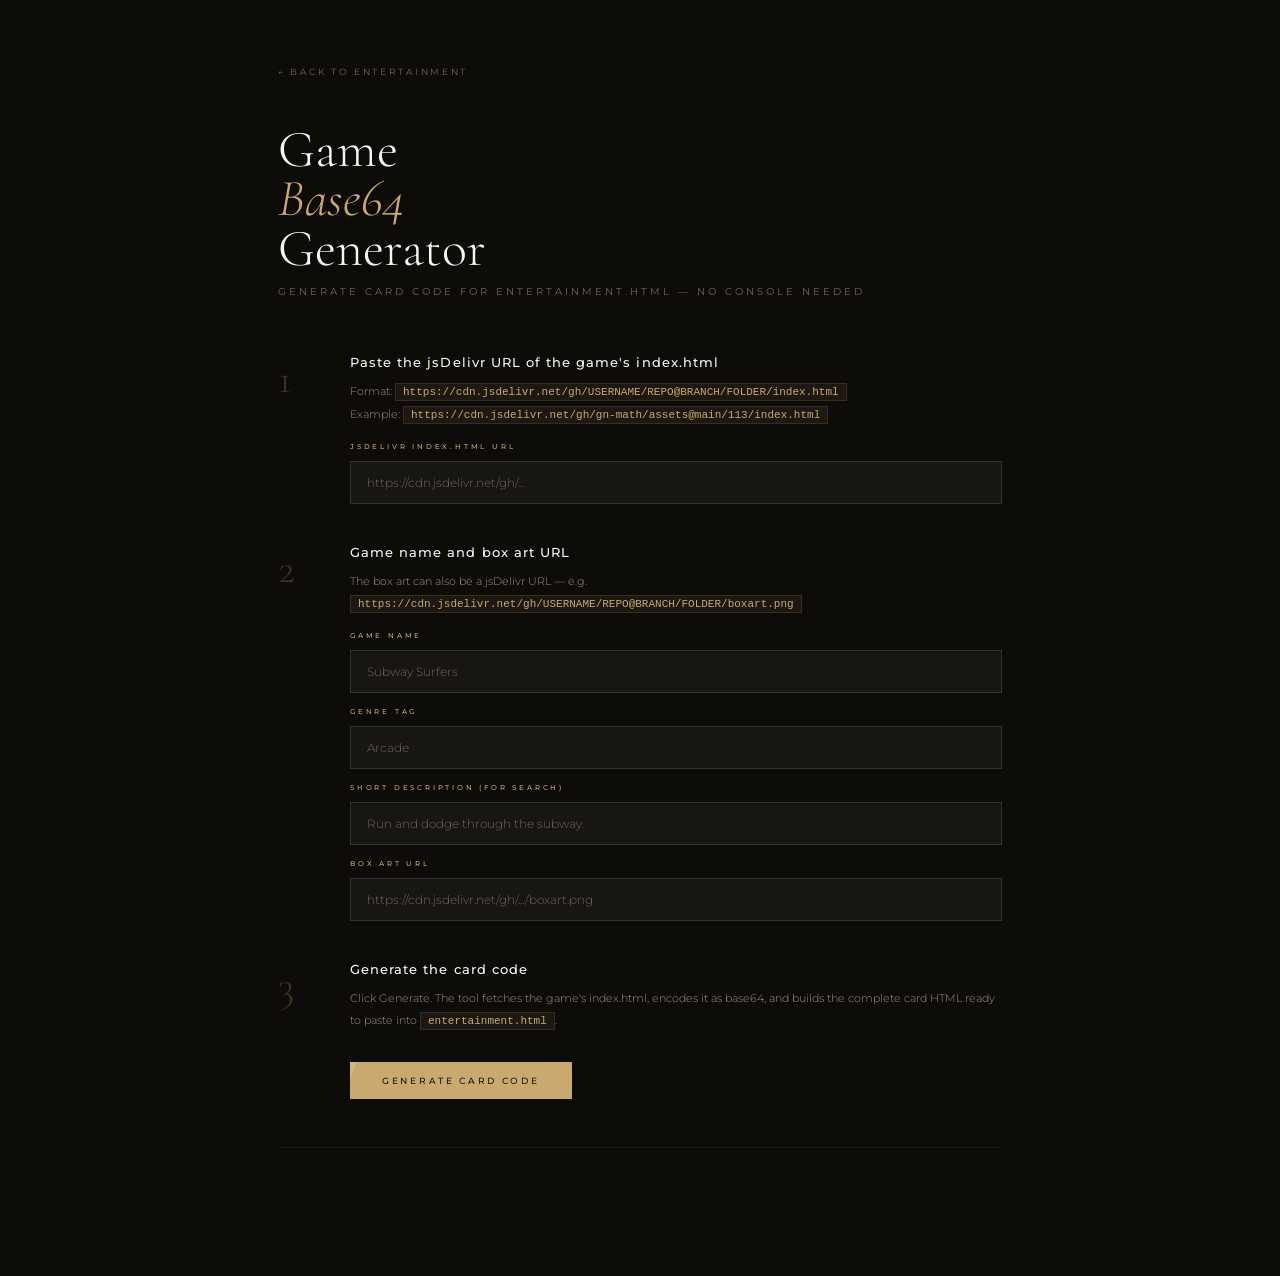
<file: tools/base64.html>
<!DOCTYPE html>
<html lang="en">
<head>
  <meta charset="UTF-8">
  <meta name="viewport" content="width=device-width, initial-scale=1.0">
  <title>HOTEL — Game Base64 Tool</title>
  <link href="https://fonts.googleapis.com/css2?family=Cormorant+Garamond:ital,wght@0,300;1,300&family=Montserrat:wght@300;400;500&display=swap" rel="stylesheet">
  <style>
    *, *::before, *::after { box-sizing: border-box; margin: 0; padding: 0; }
    :root {
      --gold: #c9a96e; --gold-l: #e8d4a8;
      --p100: #f8f6f2; --p400: #b8b0a0; --p500: #9a9088; --p600: #6e6660; --p800: #1a1714;
      --fd: 'Cormorant Garamond', serif; --fu: 'Montserrat', sans-serif;
    }
    html, body { height: 100%; background: #0e0c09; color: var(--p100); font-family: var(--fu); }

    .page {
      min-height: 100vh;
      padding: 60px 48px 80px;
      max-width: 820px;
      margin: 0 auto;
    }

    .back {
      display: inline-flex; align-items: center; gap: 8px;
      font-size: 9px; letter-spacing: .3em; color: var(--p600);
      text-decoration: none; text-transform: uppercase;
      transition: color .2s; margin-bottom: 48px;
    }
    .back:hover { color: var(--gold); }

    h1 {
      font-family: var(--fd);
      font-size: 52px; font-weight: 300; line-height: .95;
      color: var(--p100); margin-bottom: 12px;
    }
    h1 em { font-style: italic; color: var(--gold); }

    .subtitle {
      font-size: 10px; letter-spacing: .3em; color: var(--p600);
      text-transform: uppercase; margin-bottom: 56px;
    }

    /* ── STEPS ── */
    .steps { display: flex; flex-direction: column; gap: 40px; }

    .step {
      display: grid;
      grid-template-columns: 48px 1fr;
      gap: 0 24px;
      align-items: start;
    }
    .step-num {
      font-family: var(--fd); font-size: 42px; font-weight: 300;
      color: rgba(201,169,110,.25); line-height: 1; padding-top: 4px;
    }
    .step-body {}
    .step-title {
      font-size: 13px; font-weight: 500; color: var(--p100);
      letter-spacing: .08em; margin-bottom: 10px;
    }
    .step-desc {
      font-size: 11px; line-height: 2; color: var(--p500); font-weight: 300;
      margin-bottom: 16px;
    }
    .step-desc code {
      font-family: monospace; font-size: 11px;
      background: rgba(201,169,110,.08); color: var(--gold);
      padding: 2px 7px; border: .5px solid rgba(201,169,110,.15);
    }

    /* ── INPUTS ── */
    .f-label {
      font-size: 7px; letter-spacing: .4em; color: var(--gold);
      text-transform: uppercase; font-weight: 500;
      display: block; margin-bottom: 10px;
    }
    .f-inp {
      width: 100%; padding: 13px 16px;
      background: rgba(255,255,255,.04);
      border: .5px solid rgba(255,255,255,.12);
      color: var(--p100); font-family: var(--fu);
      font-size: 12px; font-weight: 300; outline: none;
      transition: border-color .3s, box-shadow .3s;
    }
    .f-inp:focus {
      border-color: rgba(201,169,110,.5);
      box-shadow: 0 0 0 1px rgba(201,169,110,.1);
    }
    .f-inp::placeholder { color: var(--p600); }

    .btn {
      font-family: var(--fu); font-size: 9px; letter-spacing: .3em;
      font-weight: 500; color: var(--p800); text-transform: uppercase;
      background: var(--gold); padding: 13px 32px;
      border: none; cursor: pointer; margin-top: 14px;
      transition: background .25s, transform .2s, box-shadow .25s;
      position: relative; overflow: hidden;
    }
    .btn::before {
      content:''; position:absolute; top:0; left:-100%; right:100%; bottom:0;
      background:rgba(255,255,255,.15); transform:skewX(-20deg);
      transition: left .4s, right .4s;
    }
    .btn:hover::before { left:-20%; right:-20%; }
    .btn:hover { background: var(--gold-l); box-shadow: 0 8px 28px rgba(201,169,110,.35); transform: translateY(-1px); }
    .btn:disabled { opacity: .4; cursor: not-allowed; transform: none; }

    /* ── OUTPUT ── */
    .output-wrap {
      margin-top: 16px;
      display: none;
    }
    .output-wrap.show { display: block; }

    .output-box {
      position: relative;
      background: rgba(255,255,255,.03);
      border: .5px solid rgba(201,169,110,.2);
      padding: 16px 16px 16px 16px;
    }
    .output-box::before {
      content:'';
      position:absolute; top:0; left:0; right:0; height:1px;
      background: linear-gradient(90deg, transparent, rgba(201,169,110,.4), transparent);
    }

    .output-label {
      font-size: 7px; letter-spacing: .4em; color: var(--gold);
      text-transform: uppercase; font-weight: 500; margin-bottom: 10px;
    }

    .output-text {
      font-family: monospace; font-size: 10px; color: rgba(201,169,110,.7);
      word-break: break-all; line-height: 1.6; max-height: 120px;
      overflow: hidden; text-overflow: ellipsis;
      /* show just a preview */
      display: -webkit-box; -webkit-line-clamp: 4; -webkit-box-orient: vertical;
    }

    .copy-btn {
      font-family: var(--fu); font-size: 8px; letter-spacing: .3em;
      font-weight: 500; color: var(--p800); text-transform: uppercase;
      background: var(--gold); padding: 10px 24px;
      border: none; cursor: pointer; margin-top: 14px;
      transition: background .2s;
    }
    .copy-btn:hover { background: var(--gold-l); }

    .copied-msg {
      display: none; font-size: 9px; letter-spacing: .2em;
      color: #7dc98f; text-transform: uppercase; margin-top: 10px;
    }
    .copied-msg.show { display: block; }

    .err-msg {
      display: none; font-size: 10px; color: #c97070;
      margin-top: 12px; line-height: 1.8;
    }
    .err-msg.show { display: block; }

    /* ── DIVIDER ── */
    .divider { height: .5px; background: rgba(255,255,255,.06); margin: 48px 0; }

    /* ── RESULT SNIPPET ── */
    .snippet-wrap { display: none; margin-top: 24px; }
    .snippet-wrap.show { display: block; }
    .snippet-label {
      font-size: 7px; letter-spacing: .4em; color: var(--gold);
      text-transform: uppercase; font-weight: 500; margin-bottom: 12px;
    }
    .snippet {
      background: rgba(0,0,0,.4); border: .5px solid rgba(255,255,255,.08);
      padding: 20px; font-family: monospace; font-size: 10px;
      color: rgba(255,255,255,.6); line-height: 1.9; overflow-x: auto;
      white-space: pre;
    }
    .copy-snippet {
      font-family: var(--fu); font-size: 8px; letter-spacing: .3em;
      font-weight: 500; color: var(--p800); text-transform: uppercase;
      background: rgba(201,169,110,.7); padding: 9px 22px;
      border: none; cursor: pointer; margin-top: 12px;
      transition: background .2s;
    }
    .copy-snippet:hover { background: var(--gold); }
    .copied2 { display:none; font-size:9px; color:#7dc98f; letter-spacing:.2em; text-transform:uppercase; margin-top:8px; }
    .copied2.show { display:block; }
  </style>
</head>
<body>
<div class="page">

  <a class="back" href="../entertainment.html">&#8592; Back to Entertainment</a>

  <h1>Game<br><em>Base64</em><br>Generator</h1>
  <div class="subtitle">Generate card code for entertainment.html — no console needed</div>

  <div class="steps">

    <!-- STEP 1 -->
    <div class="step">
      <div class="step-num">1</div>
      <div class="step-body">
        <div class="step-title">Paste the jsDelivr URL of the game's index.html</div>
        <div class="step-desc">
          Format: <code>https://cdn.jsdelivr.net/gh/USERNAME/REPO@BRANCH/FOLDER/index.html</code><br>
          Example: <code>https://cdn.jsdelivr.net/gh/gn-math/assets@main/113/index.html</code>
        </div>
        <label class="f-label" for="urlInput">jsDelivr index.html URL</label>
        <input class="f-inp" id="urlInput" type="url"
               placeholder="https://cdn.jsdelivr.net/gh/...">
      </div>
    </div>

    <!-- STEP 2 -->
    <div class="step">
      <div class="step-num">2</div>
      <div class="step-body">
        <div class="step-title">Game name and box art URL</div>
        <div class="step-desc">
          The box art can also be a jsDelivr URL — e.g.
          <code>https://cdn.jsdelivr.net/gh/USERNAME/REPO@BRANCH/FOLDER/boxart.png</code>
        </div>
        <label class="f-label" for="nameInput">Game Name</label>
        <input class="f-inp" id="nameInput" type="text"
               placeholder="Subway Surfers" style="margin-bottom:14px">
        <label class="f-label" for="tagInput">Genre Tag</label>
        <input class="f-inp" id="tagInput" type="text"
               placeholder="Arcade" style="margin-bottom:14px">
        <label class="f-label" for="descInput">Short Description (for search)</label>
        <input class="f-inp" id="descInput" type="text"
               placeholder="Run and dodge through the subway." style="margin-bottom:14px">
        <label class="f-label" for="artInput">Box Art URL</label>
        <input class="f-inp" id="artInput" type="url"
               placeholder="https://cdn.jsdelivr.net/gh/.../boxart.png">
      </div>
    </div>

    <!-- STEP 3 -->
    <div class="step">
      <div class="step-num">3</div>
      <div class="step-body">
        <div class="step-title">Generate the card code</div>
        <div class="step-desc">
          Click Generate. The tool fetches the game's index.html,
          encodes it as base64, and builds the complete card HTML
          ready to paste into <code>entertainment.html</code>.
        </div>
        <button class="btn" id="genBtn" onclick="generate()">Generate Card Code</button>
        <div class="err-msg" id="errMsg"></div>
      </div>
    </div>

  </div><!-- /steps -->

  <div class="divider"></div>

  <!-- OUTPUT -->
  <div class="snippet-wrap" id="snippetWrap">
    <div class="snippet-label">Paste this into the games-grid in entertainment.html</div>
    <div class="snippet" id="snippetBox"></div>
    <button class="copy-snippet" onclick="copySnippet()">Copy Card Code</button>
    <div class="copied2" id="copied2">&#10003; Copied to clipboard!</div>
  </div>

</div><!-- /page -->

<script>
async function generate() {
  var url     = document.getElementById('urlInput').value.trim();
  var name    = document.getElementById('nameInput').value.trim() || 'Game';
  var tag     = document.getElementById('tagInput').value.trim()  || 'Game';
  var desc    = document.getElementById('descInput').value.trim() || '';
  var art     = document.getElementById('artInput').value.trim()  || '';
  var errEl   = document.getElementById('errMsg');
  var btn     = document.getElementById('genBtn');
  var snipWrap = document.getElementById('snippetWrap');

  errEl.className = 'err-msg';
  snipWrap.className = 'snippet-wrap';

  if (!url) {
    errEl.textContent = 'Please paste a jsDelivr URL first.';
    errEl.className = 'err-msg show';
    return;
  }

  if (!url.includes('cdn.jsdelivr.net') && !url.includes('raw.githubusercontent.com')) {
    errEl.textContent = 'URL should be a jsDelivr or GitHub raw URL.';
    errEl.className = 'err-msg show';
    return;
  }

  btn.disabled = true;
  btn.textContent = 'Fetching…';

  try {
    var res = await fetch(url);
    if (!res.ok) throw new Error('Server returned ' + res.status + '. Check the URL is correct.');
    var html = await res.text();

    /* Work out the base href — the folder containing index.html */
    var baseHref = url.substring(0, url.lastIndexOf('/') + 1);

    /* Inject <base href> if missing */
    if (html.indexOf('<base') === -1) {
      html = html.replace(/(<head[^>]*>)/i, '$1\n  <base href="' + baseHref + '">');
      if (html.indexOf('<base') === -1) {
        html = '<!DOCTYPE html><html><head><base href="' + baseHref + '"></head><body>' + html + '</body></html>';
      }
    }

    /* Encode */
    var b64 = btoa(unescape(encodeURIComponent(html)));

    /* Build the art img tag */
    var imgSrc = art || '';
    var imgTag = '<img src="' + escHTML(imgSrc) + '"\n             alt="' + escHTML(name) + '"\n             onerror="this.style.display=\'none\';this.nextElementSibling.style.display=\'flex\'">';

    /* Build full card snippet */
    var snippet =
'<article class="game-card"\n' +
'         data-base64="' + b64 + '"\n' +
'         data-base="' + escHTML(baseHref) + '"\n' +
'         data-name="' + escHTML(name) + '"\n' +
'         onclick="openGame(this)">\n' +
'  <div class="game-thumb">\n' +
'    ' + imgTag + '\n' +
'    <div class="no-art"><div class="no-art-icon">&#127918;</div><div class="no-art-text">No Art</div></div>\n' +
'  </div>\n' +
'  <div class="game-tag">' + escHTML(tag) + '</div>\n' +
'  <div class="game-desc">' + escHTML(desc) + '</div>\n' +
'  <div class="game-label">' + escHTML(name) + '</div>\n' +
'</article>';

    document.getElementById('snippetBox').textContent = snippet;
    snipWrap.className = 'snippet-wrap show';
    btn.textContent = 'Generate Card Code';
    btn.disabled = false;

  } catch(e) {
    errEl.textContent = 'Error: ' + e.message;
    errEl.className = 'err-msg show';
    btn.textContent = 'Generate Card Code';
    btn.disabled = false;
  }
}

function copySnippet() {
  var text = document.getElementById('snippetBox').textContent;
  navigator.clipboard.writeText(text).then(function() {
    var el = document.getElementById('copied2');
    el.className = 'copied2 show';
    setTimeout(function() { el.className = 'copied2'; }, 2500);
  });
}

function escHTML(s) {
  return String(s)
    .replace(/&/g,'&amp;').replace(/"/g,'&quot;')
    .replace(/</g,'&lt;').replace(/>/g,'&gt;');
}
</script>
</body>
</html>
</file>
<file: css/global.css>
/* ═══════════════════════════════════════════
   HOTEL — Global Styles  /  css/global.css
   iOS 26 Liquid Glass + Platinum
═══════════════════════════════════════════ */

@import url('https://fonts.googleapis.com/css2?family=Cormorant+Garamond:ital,wght@0,300;0,400;0,500;1,300;1,400&family=Montserrat:wght@200;300;400;500;600&display=swap');

*, *::before, *::after { box-sizing: border-box; margin: 0; padding: 0; }

:root {
  /* Platinum palette */
  --p100: #f4f2ee;
  --p200: #e8e4db;
  --p300: #cdc8bc;
  --p400: #b0a898;
  --p500: #8e8680;
  --p600: #635e59;
  --p700: #3a3632;
  --p800: #18160f;

  /* Gold */
  --gold: #c9a96e;
  --gold-l: #e2c99a;
  --gold-d: #a07d45;
  --gold-glow: rgba(201,169,110,0.4);

  /* Glass */
  --glass-white: rgba(255,255,255,0.08);
  --glass-white-hover: rgba(255,255,255,0.13);
  --glass-border: rgba(255,255,255,0.14);
  --glass-border-gold: rgba(201,169,110,0.22);
  --glass-shadow: 0 8px 32px rgba(0,0,0,0.45), 0 1.5px 0 rgba(255,255,255,0.06) inset;

  /* Fonts */
  --fd: 'Cormorant Garamond', serif;
  --fu: 'Montserrat', sans-serif;

  /* Easing */
  --silk: cubic-bezier(0.16, 1, 0.3, 1);
  --bounce: cubic-bezier(0.34, 1.56, 0.64, 1);
  --snap: cubic-bezier(0.25, 0.46, 0.45, 0.94);
}

html { scroll-behavior: smooth; font-size: 16px; }

body {
  background: #0b0a08;
  color: var(--p100);
  font-family: var(--fu);
  overflow-x: hidden;
  cursor: none;
  /* Subtle platinum noise texture */
  background-image: radial-gradient(ellipse 120% 80% at 60% 10%, rgba(201,169,110,0.04) 0%, transparent 55%),
                    radial-gradient(ellipse 80% 60% at 10% 80%, rgba(180,170,155,0.03) 0%, transparent 50%);
}

/* ── CUSTOM CURSOR ── */
#cur {
  position: fixed; width: 8px; height: 8px;
  background: var(--gold); border-radius: 50%;
  pointer-events: none; z-index: 9999;
  transform: translate(-50%,-50%);
  transition: width .2s var(--silk), height .2s var(--silk), opacity .2s;
  mix-blend-mode: screen;
}
#cur-r {
  position: fixed; width: 32px; height: 32px;
  border: 1px solid rgba(201,169,110,0.45);
  border-radius: 50%; pointer-events: none; z-index: 9998;
  transform: translate(-50%,-50%);
  transition: width .35s var(--silk), height .35s var(--silk), border-color .25s;
}

/* ── NAVIGATION — liquid glass pill ── */
nav {
  position: fixed; top: 16px; left: 50%;
  transform: translateX(-50%);
  z-index: 100;
  width: calc(100% - 48px);
  max-width: 1200px;
  padding: 0 28px;
  height: 54px;
  display: flex; align-items: center; justify-content: space-between;
  border-radius: 20px;
  background: rgba(18,16,12,0.55);
  backdrop-filter: blur(40px) saturate(1.8) brightness(1.1);
  -webkit-backdrop-filter: blur(40px) saturate(1.8) brightness(1.1);
  border: 1px solid rgba(255,255,255,0.1);
  box-shadow: 0 4px 24px rgba(0,0,0,0.4),
              0 1px 0 rgba(255,255,255,0.08) inset,
              0 -1px 0 rgba(0,0,0,0.3) inset;
  transition: all .4s var(--silk);
}

nav.scrolled {
  background: rgba(12,10,8,0.72);
  backdrop-filter: blur(48px) saturate(2) brightness(1.05);
  -webkit-backdrop-filter: blur(48px) saturate(2) brightness(1.05);
  box-shadow: 0 8px 40px rgba(0,0,0,0.55),
              0 1px 0 rgba(255,255,255,0.07) inset;
}

.n-logo {
  font-family: var(--fd);
  font-size: 22px; font-weight: 300;
  letter-spacing: .45em; color: var(--gold);
  text-transform: uppercase; cursor: none; text-decoration: none;
  text-shadow: 0 0 20px rgba(201,169,110,0.3);
}

.n-links { display: flex; gap: 28px; align-items: center; }

.n-link {
  font-size: 8.5px; letter-spacing: .26em; font-weight: 400;
  color: var(--p400); text-transform: uppercase;
  text-decoration: none; cursor: none; position: relative;
  transition: color .25s; background: none; border: none;
  font-family: var(--fu); padding: 4px 0;
}
.n-link::after {
  content: ''; position: absolute; bottom: -2px; left: 0; right: 100%;
  height: 1px; background: var(--gold); border-radius: 1px;
  transition: right .3s var(--silk);
}
.n-link:hover, .n-link.active { color: var(--gold); }
.n-link:hover::after, .n-link.active::after { right: 0; }

/* Reserve button — glass pill */
.n-btn {
  font-size: 8px; letter-spacing: .28em; font-weight: 500;
  color: var(--p800); text-transform: uppercase;
  text-decoration: none; cursor: none;
  background: var(--gold);
  padding: 9px 20px; border: none; border-radius: 12px;
  transition: transform .25s var(--bounce), box-shadow .3s, background .2s;
  font-family: var(--fu);
  box-shadow: 0 2px 12px rgba(201,169,110,0.35),
              0 1px 0 rgba(255,255,255,0.25) inset;
}
.n-btn:hover {
  transform: scale(1.05) translateY(-1px);
  box-shadow: 0 6px 24px var(--gold-glow),
              0 1px 0 rgba(255,255,255,0.3) inset;
  background: var(--gold-l);
}

/* ── PAGE HERO (shared by about/stay/contact/ent) ── */
.pg-hero {
  height: 58vh; min-height: 360px;
  position: relative;
  display: flex; align-items: flex-end;
  padding: 0 56px 72px;
  overflow: hidden;
}
.pg-bg {
  position: absolute; inset: 0;
  background: linear-gradient(160deg, #080706 0%, #1a1610 55%, #0b0a08 100%);
}
.pg-grid {
  position: absolute; inset: 0; opacity: .035;
  background-image:
    linear-gradient(var(--p300) 1px, transparent 1px),
    linear-gradient(90deg, var(--p300) 1px, transparent 1px);
  background-size: 56px 56px;
}
.pg-con { position: relative; z-index: 2; }

.pg-eye {
  font-size: 8px; letter-spacing: .55em; color: var(--gold);
  text-transform: uppercase; font-weight: 400; margin-bottom: 18px;
  opacity: .8;
}
.pg-title {
  font-family: var(--fd);
  font-size: clamp(52px, 7.5vw, 96px);
  font-weight: 300; color: var(--p100);
  letter-spacing: .04em; line-height: .92;
}
.pg-title em { font-style: italic; color: var(--gold); }

/* ── SECTION LABELS ── */
.s-label {
  font-size: 8px; letter-spacing: .55em; color: var(--gold);
  text-transform: uppercase; font-weight: 400; margin-bottom: 18px;
}
.s-title {
  font-family: var(--fd);
  font-size: clamp(38px, 5.5vw, 64px);
  font-weight: 300; color: var(--p100);
  line-height: 1.05; margin-bottom: 56px;
}
.s-title em { font-style: italic; color: var(--gold); }

/* ── SCROLL REVEAL ── */
.rv {
  opacity: 0; transform: translateY(32px);
  transition: opacity .9s var(--silk), transform .9s var(--silk);
}
.rv.in { opacity: 1; transform: translateY(0); }

/* ── DECO LINE ── */
.deco-l {
  width: 48px; height: 1px;
  background: linear-gradient(90deg, transparent, var(--gold), transparent);
  margin: 36px auto;
}

/* ── GLASS CARD UTILITY ── */
.glass {
  background: var(--glass-white);
  backdrop-filter: blur(32px) saturate(1.5);
  -webkit-backdrop-filter: blur(32px) saturate(1.5);
  border: 1px solid var(--glass-border);
  box-shadow: var(--glass-shadow);
  border-radius: 20px;
}

/* ── FOOTER ── */
footer {
  padding: 80px 56px 40px;
  border-top: 1px solid rgba(255,255,255,0.05);
  background: #07060504;
  position: relative;
}
footer::before {
  content: '';
  position: absolute; top: 0; left: 56px; right: 56px; height: 1px;
  background: linear-gradient(90deg, transparent, rgba(201,169,110,0.2), transparent);
}
.ft-grid {
  display: grid; grid-template-columns: 2fr 1fr 1fr 1fr;
  gap: 64px; margin-bottom: 64px;
}
.ft-logo {
  font-family: var(--fd); font-size: 26px; font-weight: 300;
  letter-spacing: .35em; color: var(--gold); margin-bottom: 18px;
}
.ft-tag {
  font-size: 11px; line-height: 2; color: var(--p600);
  font-weight: 300; max-width: 220px;
}
.ft-ht {
  font-size: 8px; letter-spacing: .35em; color: var(--p500);
  text-transform: uppercase; font-weight: 500; margin-bottom: 22px;
}
.ft-lk {
  display: block; font-size: 11px; color: var(--p700);
  text-decoration: none; margin-bottom: 11px; cursor: none;
  transition: color .25s; background: none; border: none;
  text-align: left; font-family: var(--fu);
}
.ft-lk:hover { color: var(--gold); }
.ft-bot {
  border-top: 1px solid rgba(255,255,255,0.04);
  padding-top: 28px;
  display: flex; justify-content: space-between; align-items: center;
}
.ft-cp { font-size: 9px; color: var(--p700); letter-spacing: .12em; }

/* ── CONFIRM MODAL ── */
.conf-ov {
  position: fixed; inset: 0;
  background: rgba(8,7,5,0.88);
  backdrop-filter: blur(24px);
  z-index: 200;
  display: flex; align-items: center; justify-content: center;
  opacity: 0; pointer-events: none; transition: opacity .4s;
}
.conf-ov.open { opacity: 1; pointer-events: all; }
.conf-box {
  background: rgba(28,24,18,0.92);
  border: 1px solid rgba(201,169,110,0.2);
  border-radius: 24px;
  padding: 56px; max-width: 480px; text-align: center;
  transform: scale(0.92) translateY(24px);
  transition: transform .5s var(--bounce);
  box-shadow: 0 0 0 1px rgba(255,255,255,0.04) inset,
              0 32px 80px rgba(0,0,0,0.6);
}
.conf-ov.open .conf-box { transform: scale(1) translateY(0); }
.conf-icon {
  width: 60px; height: 60px;
  border: 1px solid var(--gold); border-radius: 50%;
  display: flex; align-items: center; justify-content: center;
  margin: 0 auto 28px; font-size: 22px;
  background: rgba(201,169,110,0.06);
}
.conf-title {
  font-family: var(--fd); font-size: 30px; font-weight: 300;
  color: var(--p100); margin-bottom: 14px;
}
.conf-title em { font-style: italic; color: var(--gold); }
.conf-body {
  font-size: 11px; line-height: 2; color: var(--p500);
  font-weight: 300; margin-bottom: 28px;
}
.conf-close {
  font-size: 8.5px; letter-spacing: .3em; font-weight: 500;
  color: var(--p800); text-transform: uppercase;
  background: var(--gold); padding: 13px 38px;
  border: none; border-radius: 10px; cursor: none;
  transition: background .25s, box-shadow .25s;
  font-family: var(--fu);
}
.conf-close:hover { background: var(--gold-l); box-shadow: 0 4px 20px var(--gold-glow); }

/* ── RESPONSIVE ── */
@media (max-width: 960px) {
  nav { width: calc(100% - 32px); padding: 0 20px; }
  .n-links { gap: 16px; }
  .ft-grid { grid-template-columns: 1fr 1fr; gap: 40px; }
  .pg-hero { padding: 0 28px 56px; }
  footer { padding: 64px 28px 32px; }
  footer::before { left: 28px; right: 28px; }
}
@media (max-width: 640px) {
  nav { top: 12px; border-radius: 16px; }
  .n-links { gap: 12px; }
  .n-link:not(.n-link.active) { display: none; }
  .ft-grid { grid-template-columns: 1fr; gap: 32px; }
}
</file>
<file: css/home.css>
/* ═══════════════════════════════════════════
   HOTEL — Home Page  /  css/home.css
═══════════════════════════════════════════ */

/* ── HERO ── */
#hero {
  position: relative; height: 100vh; min-height: 600px;
  display: flex; align-items: center; justify-content: center;
  overflow: hidden;
}
.h-bg {
  position: absolute; inset: 0;
  background:
    radial-gradient(ellipse 90% 70% at 65% 35%, rgba(201,169,110,0.06) 0%, transparent 60%),
    radial-gradient(ellipse 70% 80% at 15% 75%, rgba(55,50,44,0.5) 0%, transparent 50%),
    linear-gradient(170deg, #0b0a08 0%, #181410 50%, #090806 100%);
}
.h-grid {
  position: absolute; inset: 0; opacity: .045;
  background-image:
    linear-gradient(var(--p300) 1px, transparent 1px),
    linear-gradient(90deg, var(--p300) 1px, transparent 1px);
  background-size: 72px 72px;
  animation: gridDrift 24s linear infinite;
}
@keyframes gridDrift { 0%{background-position:0 0} 100%{background-position:72px 72px} }

.orb {
  position: absolute; border-radius: 50%;
  filter: blur(72px);
  animation: orbFloat 9s ease-in-out infinite alternate;
}
.o1{width:560px;height:560px;background:rgba(201,169,110,0.055);top:-120px;right:-120px;}
.o2{width:320px;height:320px;background:rgba(201,169,110,0.04);bottom:0;left:-40px;animation-delay:-3s;}
.o3{width:220px;height:220px;background:rgba(190,182,168,0.035);top:38%;right:28%;animation-delay:-6s;}
@keyframes orbFloat{0%{transform:translate(0,0) scale(1)}100%{transform:translate(28px,-44px) scale(1.12)}}

.h-con {
  position: relative; z-index: 2;
  text-align: center; max-width: 920px; padding: 0 28px;
}

.h-eye {
  font-size: 8.5px; letter-spacing: .55em; color: var(--gold);
  text-transform: uppercase; font-weight: 400;
  opacity: 0; transform: translateY(18px);
  animation: fadeUp .8s var(--silk) .4s forwards;
}
.h-title {
  font-family: var(--fd);
  font-size: clamp(68px, 10.5vw, 136px);
  font-weight: 300; line-height: .88; letter-spacing: .04em;
  color: var(--p100); margin: 22px 0 30px;
  opacity: 0; transform: translateY(28px);
  animation: fadeUp .95s var(--silk) .62s forwards;
}
.h-title em {
  font-style: italic; color: var(--gold); display: block; font-size: .88em;
}
.h-sub {
  font-size: 10.5px; letter-spacing: .22em; color: var(--p400);
  text-transform: uppercase; font-weight: 300; line-height: 2.1;
  max-width: 360px; margin: 0 auto 52px;
  opacity: 0; transform: translateY(18px);
  animation: fadeUp .8s var(--silk) .88s forwards;
}
.h-ctas {
  display: flex; gap: 18px; justify-content: center; align-items: center;
  opacity: 0; transform: translateY(18px);
  animation: fadeUp .8s var(--silk) 1.08s forwards;
}

@keyframes fadeUp { to { opacity:1; transform:translateY(0); } }
@keyframes fadeIn { to { opacity:1; } }

/* Buttons */
.btn-p {
  font-size: 8.5px; letter-spacing: .32em; font-weight: 500;
  color: var(--p800); text-transform: uppercase;
  background: var(--gold); padding: 16px 40px;
  border: none; border-radius: 14px; cursor: none;
  transition: transform .3s var(--bounce), box-shadow .3s, background .25s;
  font-family: var(--fu);
  box-shadow: 0 4px 20px rgba(201,169,110,0.35),
              0 1px 0 rgba(255,255,255,0.2) inset;
}
.btn-p:hover {
  transform: translateY(-3px) scale(1.04);
  box-shadow: 0 12px 40px var(--gold-glow), 0 1px 0 rgba(255,255,255,0.3) inset;
  background: var(--gold-l);
}

.btn-g {
  font-size: 8.5px; letter-spacing: .32em; font-weight: 400;
  color: var(--p300); text-transform: uppercase;
  background: rgba(255,255,255,0.06); padding: 15px 36px;
  border: 1px solid rgba(255,255,255,0.12); border-radius: 14px; cursor: none;
  backdrop-filter: blur(12px);
  transition: border-color .3s, color .3s, background .3s, transform .3s var(--bounce);
  font-family: var(--fu);
}
.btn-g:hover {
  border-color: rgba(201,169,110,0.45); color: var(--gold);
  background: rgba(201,169,110,0.07); transform: translateY(-2px);
}

.scroll-ind {
  position: absolute; bottom: 40px; left: 50%;
  transform: translateX(-50%);
  display: flex; flex-direction: column; align-items: center; gap: 10px;
  opacity: 0; animation: fadeIn 1s var(--silk) 1.7s forwards;
}
.s-line {
  width: 1px; height: 48px;
  background: linear-gradient(to bottom, var(--gold), transparent);
  animation: scrollPulse 2.2s ease-in-out infinite;
}
@keyframes scrollPulse{0%,100%{opacity:.35;transform:scaleY(1)}50%{opacity:1;transform:scaleY(1.18)}}
.s-txt { font-size: 7.5px; letter-spacing: .45em; color: var(--p600); text-transform: uppercase; }

/* ── GALLERY STRIP ── */
.gallery {
  display: grid; grid-template-columns: 2fr 1fr 1fr;
  gap: 3px; height: 540px; overflow: hidden;
}
.g-item { position: relative; overflow: hidden; cursor: none; }
.g-svg {
  width: 100%; height: 100%; display: block;
  transition: transform .9s var(--silk), filter .5s;
  filter: brightness(.72) saturate(.88);
}
.g-item:hover .g-svg { transform: scale(1.06); filter: brightness(.88) saturate(1.05); }
.g-ov {
  position: absolute; inset: 0;
  background: linear-gradient(to top, rgba(10,8,6,0.78) 0%, transparent 52%);
}
.g-lbl {
  position: absolute; bottom: 24px; left: 26px;
  font-family: var(--fd); font-size: 19px; font-weight: 300;
  color: var(--p100); letter-spacing: .1em;
}

/* ── FEATURES ── */
.features {
  padding: 128px 56px;
  background: linear-gradient(180deg, #0b0a08 0%, #0f0d0a 100%);
}
.f-grid { display: grid; grid-template-columns: repeat(3,1fr); gap: 3px; }

/* Glass feature cards */
.f-card {
  padding: 52px 44px;
  background: rgba(255,255,255,0.04);
  border: 1px solid rgba(255,255,255,0.07);
  position: relative; overflow: hidden;
  transition: transform .5s var(--silk), background .5s;
  cursor: none;
  backdrop-filter: blur(12px);
}
.f-card::before {
  content:''; position:absolute; inset:0;
  background: linear-gradient(135deg, rgba(201,169,110,0.055) 0%, transparent 55%);
  opacity:0; transition: opacity .5s;
}
.f-card::after {
  content:''; position:absolute; top:0; left:0; right:100%; height:1px;
  background: linear-gradient(90deg, var(--gold), var(--gold-l));
  transition: right .5s var(--silk);
}
.f-card:hover { transform: translateY(-5px); background: rgba(255,255,255,0.07); }
.f-card:hover::before { opacity: 1; }
.f-card:hover::after { right: 0; }

.f-num {
  font-family: var(--fd); font-size: 56px; font-weight: 300;
  color: rgba(201,169,110,0.1); line-height: 1; margin-bottom: 10px;
}
.f-icon {
  width: 36px; height: 1px; background: var(--gold);
  margin-bottom: 26px; transition: width .4s var(--silk);
}
.f-card:hover .f-icon { width: 56px; }
.f-name {
  font-family: var(--fd); font-size: 23px; font-weight: 400;
  color: var(--p100); margin-bottom: 16px; letter-spacing: .06em;
}
.f-desc { font-size: 11px; line-height: 2.1; color: var(--p500); font-weight: 300; }

/* ── TESTIMONIAL ── */
.testimonial {
  padding: 128px 56px;
  background: linear-gradient(135deg, #0d0b08 0%, #181410 50%, #0b0a08 100%);
  text-align: center;
}
.t-quote {
  font-family: var(--fd);
  font-size: clamp(24px, 3.2vw, 40px);
  font-weight: 300; font-style: italic;
  color: var(--p200); line-height: 1.65;
  max-width: 720px; margin: 0 auto 32px;
}
.t-auth { font-size: 8.5px; letter-spacing: .42em; color: var(--gold); text-transform: uppercase; font-weight: 400; }

/* ── RESPONSIVE ── */
@media(max-width:900px){
  .f-grid { grid-template-columns: 1fr; }
  .gallery { grid-template-columns: 1fr; height: auto; }
  .g-item { height: 240px; }
  .features, .testimonial { padding: 80px 28px; }
}
</file>
<file: css/about.css>
/* ═══════════════════════════════════════════
   HOTEL — About Page  /  css/about.css
═══════════════════════════════════════════ */

.ab-sec {
  padding: 108px 56px;
  display: grid; grid-template-columns: 1fr 1fr;
  gap: 88px; align-items: center;
}
.ab-label {
  font-size: 7.5px; letter-spacing: .45em; color: var(--gold);
  text-transform: uppercase; margin-bottom: 22px;
}
.ab-h {
  font-family: var(--fd); font-size: clamp(30px,3.8vw,48px);
  font-weight: 300; color: var(--p100); line-height: 1.18; margin-bottom: 28px;
}
.ab-h em { font-style: italic; color: var(--p300); }
.ab-body { font-size: 12px; line-height: 2.3; color: var(--p500); font-weight: 300; letter-spacing: .04em; }
.ab-body p { margin-bottom: 20px; }

.ab-vis { position: relative; height: 520px; overflow: hidden; border-radius: 20px; }

/* ── STATS ── */
.ab-stats {
  padding: 0 56px 108px;
  display: grid; grid-template-columns: repeat(4,1fr); gap: 3px;
}
.stat {
  padding: 52px 36px;
  background: rgba(255,255,255,0.04);
  border: 1px solid rgba(255,255,255,0.07);
  text-align: center;
  backdrop-filter: blur(12px);
  transition: background .4s, border-color .4s;
}
.stat:hover {
  background: rgba(255,255,255,0.07);
  border-color: rgba(201,169,110,0.18);
}
.stat-n {
  font-family: var(--fd); font-size: 58px; font-weight: 300;
  color: var(--gold); line-height: 1; margin-bottom: 12px;
}
.stat-l { font-size: 8.5px; letter-spacing: .32em; color: var(--p500); text-transform: uppercase; font-weight: 400; }

/* ── VALUES ── */
.vals {
  padding: 0 56px 108px;
  display: grid; grid-template-columns: repeat(3,1fr); gap: 24px;
}
.val {
  padding: 44px;
  border-left: 1px solid rgba(201,169,110,0.15);
  background: rgba(255,255,255,0.025);
  border-radius: 0 16px 16px 0;
  transition: border-color .3s, background .3s; cursor: none;
}
.val:hover {
  border-color: rgba(201,169,110,0.5);
  background: rgba(255,255,255,0.05);
}
.val-n { font-family: var(--fd); font-size: 13px; font-weight: 400; color: var(--gold); margin-bottom: 14px; letter-spacing: .12em; }
.val-nm { font-family: var(--fd); font-size: 23px; font-weight: 300; color: var(--p100); margin-bottom: 13px; letter-spacing: .07em; }
.val-d  { font-size: 11px; line-height: 2; color: var(--p500); font-weight: 300; }

@media(max-width:900px){
  .ab-sec    { grid-template-columns: 1fr; gap: 48px; padding: 64px 28px; }
  .ab-stats  { grid-template-columns: repeat(2,1fr); padding: 0 28px 64px; }
  .vals      { grid-template-columns: 1fr; padding: 0 28px 64px; }
}
</file>
<file: css/contact.css>
/* ═══════════════════════════════════════════
   HOTEL — Contact Page  /  css/contact.css
═══════════════════════════════════════════ */

.contact-wrap {
  padding: 96px 56px 128px;
  display: grid; grid-template-columns: 1fr 1.4fr;
  gap: 88px; align-items: start;
}

/* ── LEFT INFO PANEL ── */
.contact-intro {
  font-size: 13px; line-height: 2.1; color: var(--p500);
  font-weight: 300; letter-spacing: .04em; margin-bottom: 56px;
}
.contact-blocks { display: flex; flex-direction: column; gap: 0; }

.contact-block {
  padding: 28px 0;
  border-top: 1px solid rgba(255,255,255,0.06);
  transition: border-color .3s;
}
.contact-block:hover { border-color: rgba(201,169,110,0.2); }

.cb-label { font-size: 7px; letter-spacing: .5em; color: var(--gold); text-transform: uppercase; font-weight: 500; margin-bottom: 10px; }
.cb-value { font-family: var(--fd); font-size: 20px; font-weight: 300; color: var(--p200); letter-spacing: .05em; line-height: 1.4; }
.cb-sub   { font-size: 10px; color: var(--p600); font-weight: 300; margin-top: 5px; }

/* ── FORM PANEL ── */
.contact-form-wrap { position: sticky; top: 90px; }

/* Liquid glass form */
.form-glass {
  background: rgba(255,255,255,0.055);
  backdrop-filter: blur(48px) saturate(1.6);
  -webkit-backdrop-filter: blur(48px) saturate(1.6);
  border: 1px solid rgba(255,255,255,0.11);
  border-radius: 28px;
  padding: 56px 52px;
  position: relative; overflow: hidden;
  box-shadow:
    0 0 0 1px rgba(201,169,110,0.07) inset,
    0 40px 88px rgba(0,0,0,0.45),
    0 2px 0 rgba(255,255,255,0.07) inset;
}
.form-glass::before {
  content:''; position:absolute; top:0; left:0; right:0; height:1px;
  background: linear-gradient(90deg, transparent, rgba(201,169,110,0.45), transparent);
}
.form-glass::after {
  content:''; position:absolute; bottom:0; right:0;
  width:160px; height:160px;
  background: radial-gradient(circle at bottom right, rgba(201,169,110,0.04), transparent 70%);
  pointer-events: none;
}

.form-heading {
  font-family: var(--fd); font-size: clamp(27px,2.8vw,38px);
  font-weight: 300; color: var(--p100); margin-bottom: 6px; line-height: 1.1;
}
.form-heading em { font-style: italic; color: var(--gold); }
.form-sub { font-size: 8.5px; letter-spacing: .22em; color: var(--p600); text-transform: uppercase; margin-bottom: 44px; }

/* ── FIELDS ── */
.field        { margin-bottom: 20px; }
.field-row    { display: grid; grid-template-columns: 1fr 1fr; gap: 18px; margin-bottom: 20px; }

.f-label {
  font-size: 7.5px; letter-spacing: .42em; color: var(--gold);
  text-transform: uppercase; font-weight: 500;
  display: block; margin-bottom: 10px;
}
.f-inp, .f-sel, .f-ta {
  width: 100%; padding: 13px 16px;
  background: rgba(255,255,255,0.04);
  border: 1px solid rgba(255,255,255,0.09);
  border-radius: 12px;
  color: var(--p200); font-family: var(--fu); font-size: 12px; font-weight: 300;
  outline: none; cursor: none;
  transition: border-color .3s, background .3s, box-shadow .3s;
  -webkit-appearance: none; resize: none;
}
.f-inp:focus, .f-sel:focus, .f-ta:focus {
  border-color: rgba(201,169,110,0.5);
  background: rgba(201,169,110,0.03);
  box-shadow: 0 0 0 3px rgba(201,169,110,0.07);
}
.f-inp::placeholder, .f-ta::placeholder { color: var(--p700); }
.f-ta { height: 128px; line-height: 1.8; }
.f-sel option { background: #1a1714; color: var(--p200); }

/* ── SEND BUTTON ── */
.send-btn {
  width: 100%; margin-top: 8px;
  font-size: 9px; letter-spacing: .4em; font-weight: 500;
  color: var(--p800); text-transform: uppercase;
  background: var(--gold); padding: 17px; border: none;
  border-radius: 14px; cursor: none;
  position: relative; overflow: hidden;
  transition: background .3s, box-shadow .4s, transform .25s var(--bounce);
  font-family: var(--fu);
  box-shadow: 0 4px 20px rgba(201,169,110,0.3), 0 1px 0 rgba(255,255,255,0.2) inset;
}
.send-btn::before {
  content:''; position:absolute; top:0; left:-100%; right:100%; bottom:0;
  background: rgba(255,255,255,0.15); transform: skewX(-20deg);
  transition: left .5s var(--silk), right .5s var(--silk);
}
.send-btn:hover::before { left:-20%; right:-20%; }
.send-btn:hover {
  background: var(--gold-l);
  box-shadow: 0 12px 48px var(--gold-glow), 0 1px 0 rgba(255,255,255,0.3) inset;
  transform: translateY(-2px);
}
.send-btn:disabled { opacity:.45; cursor:not-allowed; transform:none; box-shadow:none; }

/* ── SUCCESS / ERROR ── */
.form-success { display: none; text-align: center; padding: 44px 0; }
.form-success.show { display: block; }
.form-fields.hide  { display: none; }

.success-icon {
  width: 60px; height: 60px;
  border: 1px solid var(--gold); border-radius: 50%;
  display: flex; align-items: center; justify-content: center;
  margin: 0 auto 26px; font-size: 20px;
  background: rgba(201,169,110,0.06);
  animation: successPop .5s var(--bounce) forwards;
}
@keyframes successPop{0%{transform:scale(0);opacity:0}100%{transform:scale(1);opacity:1}}

.success-title { font-family: var(--fd); font-size: 27px; font-weight: 300; color: var(--p100); margin-bottom: 13px; }
.success-title em { font-style: italic; color: var(--gold); }
.success-body { font-size: 11px; line-height: 2; color: var(--p500); font-weight: 300; }

.send-again {
  margin-top: 26px; font-size: 7.5px; letter-spacing: .3em; color: var(--p600);
  text-transform: uppercase; background: none;
  border: 1px solid rgba(255,255,255,0.1); border-radius: 10px;
  padding: 10px 26px; cursor: none; font-family: var(--fu);
  transition: color .3s, border-color .3s;
}
.send-again:hover { color: var(--gold); border-color: rgba(201,169,110,0.4); }

.f-error { font-size: 9px; color: #d4706e; letter-spacing: .1em; margin-top: 6px; display: none; }
.f-error.show { display: block; }

@media(max-width:960px){
  .contact-wrap { grid-template-columns: 1fr; gap: 52px; padding: 64px 28px 80px; }
  .contact-form-wrap { position: static; }
  .form-glass { padding: 40px 28px; border-radius: 20px; }
  .field-row  { grid-template-columns: 1fr; }
}
</file>
<file: css/stay.css>
/* ═══════════════════════════════════════════
   HOTEL — Stay Page  /  css/stay.css
═══════════════════════════════════════════ */

.rooms-s { padding: 88px 56px; }

.r-grid {
  display: grid; grid-template-columns: repeat(3,1fr);
  gap: 3px; margin-top: 36px;
}

/* Glass room card */
.r-card {
  overflow: hidden; cursor: none;
  background: rgba(255,255,255,0.04);
  border: 1px solid rgba(255,255,255,0.08);
  border-radius: 20px;
  transition: transform .5s var(--silk), box-shadow .5s, border-color .4s;
  backdrop-filter: blur(16px);
  position: relative;
}
.r-card::before {
  content:''; position:absolute; top:0; left:0; right:100%; height:1.5px;
  background: linear-gradient(90deg, var(--gold), var(--gold-l));
  z-index:2; border-radius:20px 20px 0 0;
  transition: right .55s var(--silk);
}
.r-card:hover {
  transform: translateY(-8px);
  box-shadow: 0 24px 60px rgba(0,0,0,0.6),
              0 1px 0 rgba(255,255,255,0.08) inset;
  border-color: rgba(201,169,110,0.2);
}
.r-card:hover::before { right: 0; }

.r-img { height: 290px; overflow: hidden; position: relative; border-radius: 20px 20px 0 0; }
.r-svg {
  width: 100%; height: 100%; display: block;
  transition: transform .75s var(--silk);
}
.r-card:hover .r-svg { transform: scale(1.05); }

.r-info { padding: 34px; }
.r-cat { font-size: 7.5px; letter-spacing: .45em; color: var(--gold); text-transform: uppercase; font-weight: 400; margin-bottom: 10px; }
.r-name { font-family: var(--fd); font-size: 29px; font-weight: 300; color: var(--p100); letter-spacing: .06em; margin-bottom: 12px; }
.r-desc { font-size: 11px; line-height: 2; color: var(--p500); font-weight: 300; margin-bottom: 22px; }

.r-price { display: flex; align-items: baseline; gap: 6px; margin-bottom: 22px; }
.p-from  { font-size: 8.5px; color: var(--p600); letter-spacing: .2em; }
.p-num   { font-family: var(--fd); font-size: 34px; font-weight: 300; color: var(--gold); }
.p-night { font-size: 8.5px; color: var(--p600); }

.r-feats { display: flex; gap: 10px; margin-bottom: 26px; flex-wrap: wrap; }
.r-feat  {
  font-size: 7.5px; letter-spacing: .15em; color: var(--p500);
  text-transform: uppercase; padding: 6px 12px;
  border: 1px solid rgba(255,255,255,0.09);
  border-radius: 8px; background: rgba(255,255,255,0.03);
}

.btn-bk {
  width: 100%; font-size: 8.5px; letter-spacing: .32em; font-weight: 500;
  color: var(--p800); text-transform: uppercase;
  background: var(--gold); padding: 14px; border: none;
  border-radius: 12px; cursor: none;
  transition: background .25s, box-shadow .3s, transform .25s var(--bounce);
  font-family: var(--fu);
  box-shadow: 0 3px 14px rgba(201,169,110,0.3), 0 1px 0 rgba(255,255,255,0.2) inset;
}
.btn-bk:hover {
  background: var(--gold-l);
  box-shadow: 0 8px 32px var(--gold-glow), 0 1px 0 rgba(255,255,255,0.3) inset;
  transform: translateY(-2px);
}

/* ── BOOKING FORM ── */
.book-s {
  padding: 88px 56px;
  background: linear-gradient(135deg, #080706, #14110e, #0b0a08);
}

/* Liquid glass booking panel */
.book-glass {
  background: rgba(255,255,255,0.055);
  backdrop-filter: blur(48px) saturate(1.6);
  -webkit-backdrop-filter: blur(48px) saturate(1.6);
  border: 1px solid rgba(255,255,255,0.12);
  border-radius: 28px;
  padding: 68px;
  position: relative; overflow: hidden;
  box-shadow:
    0 0 0 1px rgba(201,169,110,0.08) inset,
    0 48px 96px rgba(0,0,0,0.5),
    0 2px 0 rgba(255,255,255,0.07) inset;
}
.book-glass::before {
  content:''; position:absolute; top:0; left:0; right:0; height:1px;
  background: linear-gradient(90deg, transparent, rgba(201,169,110,0.5), transparent);
}
.book-glass::after {
  content:''; position:absolute; bottom:0; right:0;
  width:200px; height:200px;
  background: radial-gradient(circle at bottom right, rgba(201,169,110,0.04), transparent 70%);
}

.bk-title { font-family: var(--fd); font-size: clamp(30px,3vw,44px); font-weight: 300; color: var(--p100); margin-bottom: 8px; }
.bk-title em { font-style: italic; color: var(--gold); }
.bk-sub { font-size: 9px; letter-spacing: .22em; color: var(--p600); text-transform: uppercase; margin-bottom: 52px; }

.f-row { display: grid; grid-template-columns: 1fr 1fr 1fr; gap: 22px; margin-bottom: 22px; }
.f-g2  { display: grid; grid-template-columns: 1fr 1fr; gap: 22px; }

.f-label {
  font-size: 7.5px; letter-spacing: .38em; color: var(--gold);
  text-transform: uppercase; font-weight: 500;
  display: block; margin-bottom: 10px;
}
.f-inp, .f-sel {
  width: 100%; padding: 14px 18px;
  background: rgba(255,255,255,0.05);
  border: 1px solid rgba(255,255,255,0.1);
  border-radius: 12px;
  color: var(--p200); font-family: var(--fu); font-size: 12px; font-weight: 300;
  outline: none; cursor: none;
  transition: border-color .3s, background .3s, box-shadow .3s;
  -webkit-appearance: none;
}
.f-inp:focus, .f-sel:focus {
  border-color: rgba(201,169,110,0.5);
  background: rgba(201,169,110,0.04);
  box-shadow: 0 0 0 3px rgba(201,169,110,0.08);
}
.f-inp::placeholder { color: var(--p700); }
.f-sel option { background: #1a1714; color: var(--p200); }

.sub-btn {
  width: 100%; margin-top: 26px;
  font-size: 9px; letter-spacing: .42em; font-weight: 500;
  color: var(--p800); text-transform: uppercase;
  background: var(--gold); padding: 18px; border: none;
  border-radius: 14px; cursor: none;
  position: relative; overflow: hidden;
  transition: background .3s, box-shadow .4s, transform .25s var(--bounce);
  font-family: var(--fu);
  box-shadow: 0 4px 20px rgba(201,169,110,0.3), 0 1px 0 rgba(255,255,255,0.2) inset;
}
.sub-btn::before {
  content:''; position:absolute; top:0; left:-100%; right:100%; bottom:0;
  background: rgba(255,255,255,0.15); transform: skewX(-20deg);
  transition: left .5s var(--silk), right .5s var(--silk);
}
.sub-btn:hover::before { left:-20%; right:-20%; }
.sub-btn:hover {
  background: var(--gold-l);
  box-shadow: 0 12px 50px var(--gold-glow), 0 1px 0 rgba(255,255,255,0.3) inset;
  transform: translateY(-2px);
}

@media(max-width:900px){
  .r-grid { grid-template-columns: 1fr; }
  .f-row, .f-g2 { grid-template-columns: 1fr; }
  .rooms-s, .book-s { padding: 60px 24px; }
  .book-glass { padding: 40px 24px; border-radius: 20px; }
}
</file>
